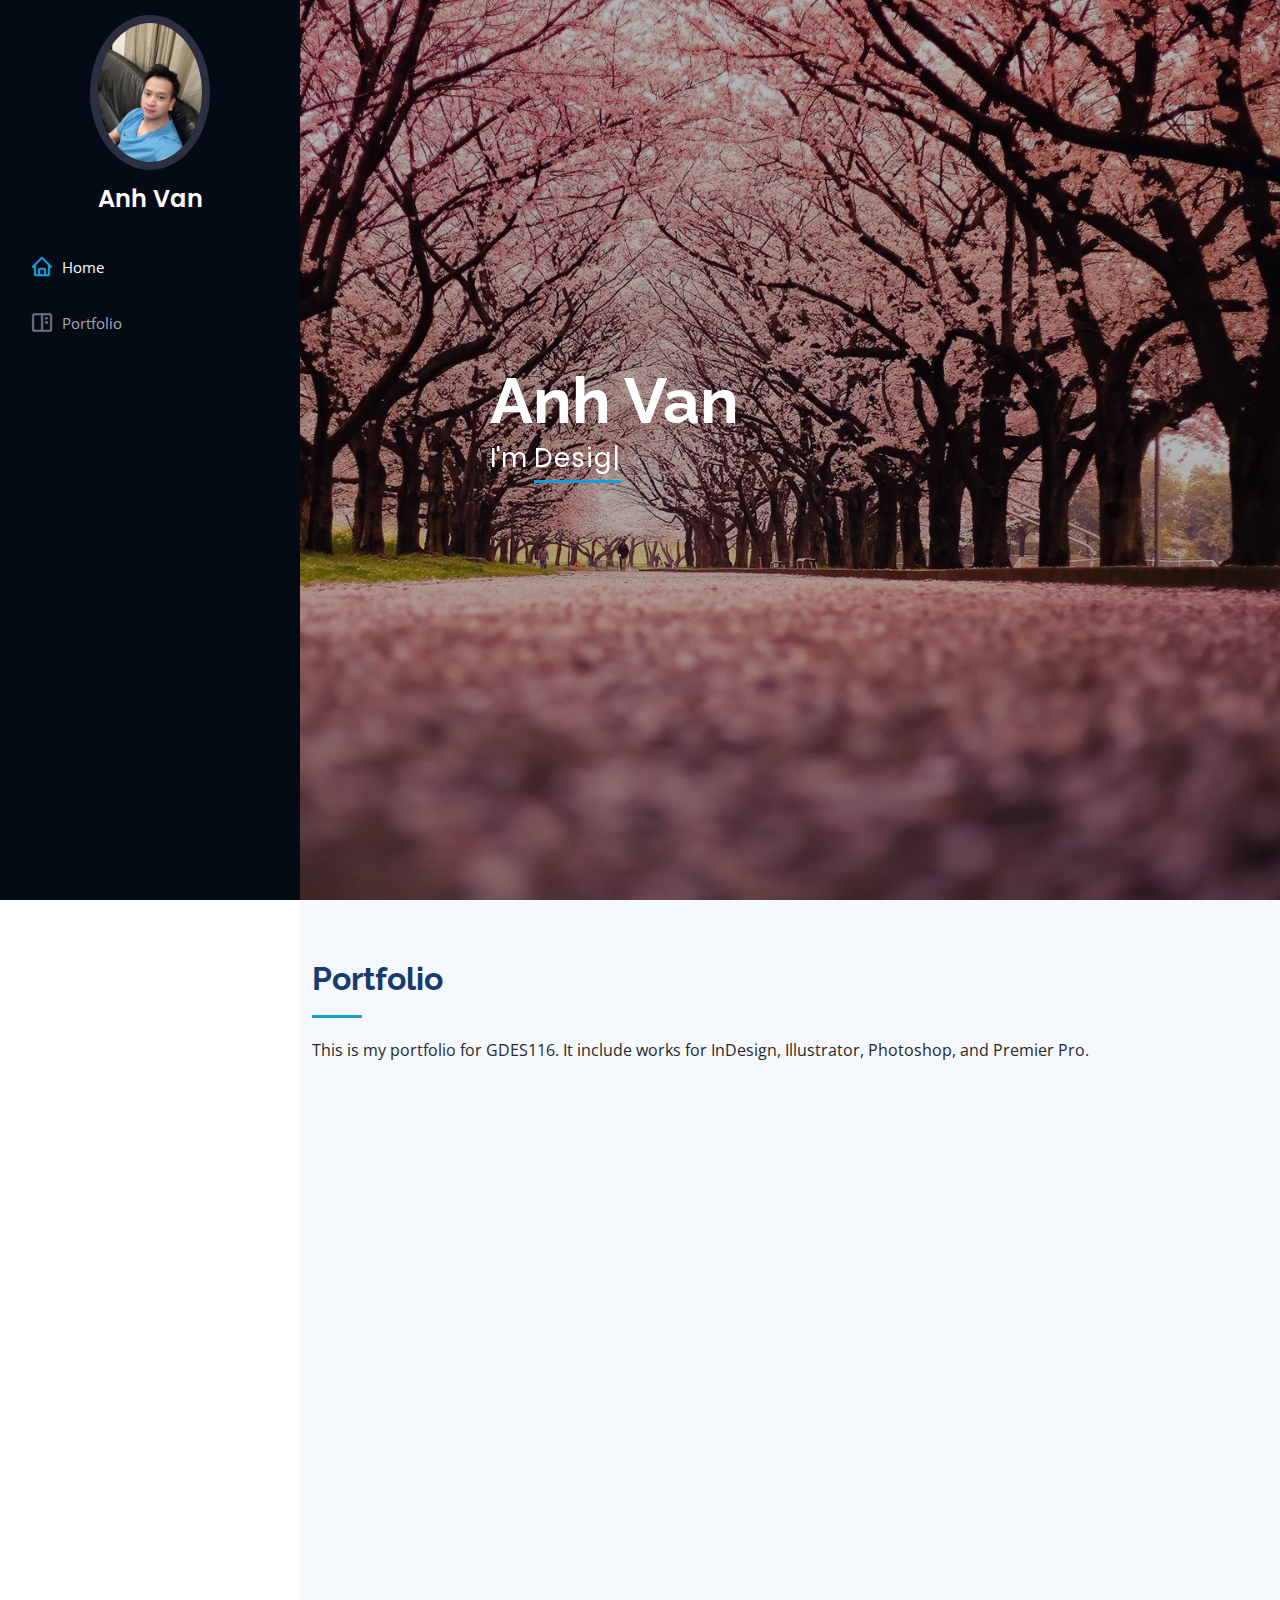
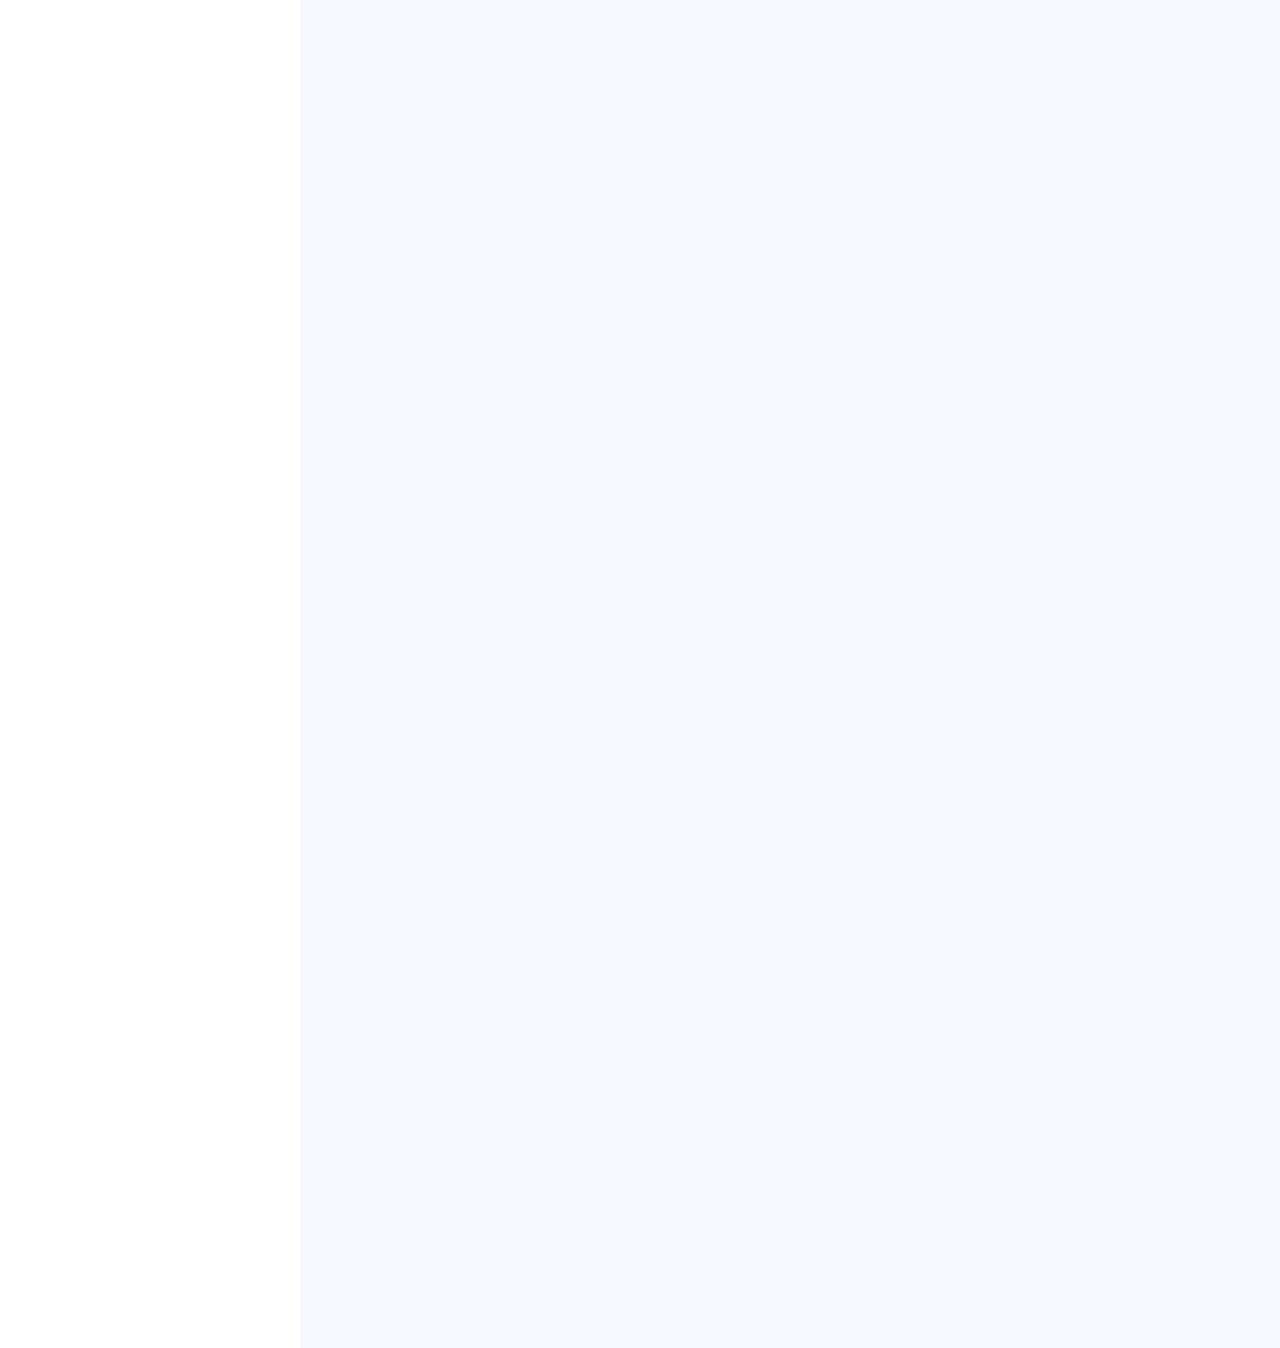
<file: index.html>
<!DOCTYPE html>
<html lang="en">

<head>
  <meta charset="utf-8">
  <meta content="width=device-width, initial-scale=1.0" name="viewport">

  <title>Anh Van Portfolio</title>
  <meta content="" name="description">
  <meta content="" name="keywords">

  <!-- Favicons -->
  <link href="assets/img/favicon.png" rel="icon">
  <link href="assets/img/apple-touch-icon.png" rel="apple-touch-icon">

  <!-- Google Fonts -->
  <link href="https://fonts.googleapis.com/css?family=Open+Sans:300,300i,400,400i,600,600i,700,700i|Raleway:300,300i,400,400i,500,500i,600,600i,700,700i|Poppins:300,300i,400,400i,500,500i,600,600i,700,700i" rel="stylesheet">

  <!-- Vendor CSS Files -->
  <link href="assets/vendor/aos/aos.css" rel="stylesheet">
  <link href="assets/vendor/bootstrap/css/bootstrap.min.css" rel="stylesheet">
  <link href="assets/vendor/bootstrap-icons/bootstrap-icons.css" rel="stylesheet">
  <link href="assets/vendor/boxicons/css/boxicons.min.css" rel="stylesheet">
  <link href="assets/vendor/glightbox/css/glightbox.min.css" rel="stylesheet">
  <link href="assets/vendor/swiper/swiper-bundle.min.css" rel="stylesheet">

  <!-- Template Main CSS File -->
  <link href="assets/css/style.css" rel="stylesheet">

  <!-- =======================================================
  * Template Name: iPortfolio
  * Updated: Mar 10 2023 with Bootstrap v5.2.3
  * Template URL: https://bootstrapmade.com/iportfolio-bootstrap-portfolio-websites-template/
  * Author: BootstrapMade.com
  * License: https://bootstrapmade.com/license/
  ======================================================== -->
</head>

<body>

  <!-- ======= Mobile nav toggle button ======= -->
  <i class="bi bi-list mobile-nav-toggle d-xl-none"></i>

  <!-- ======= Header ======= -->
  <header id="header">
    <div class="d-flex flex-column">

      <div class="profile">
        <img src="assets/img/selfie_1.jpg" alt="" class="img-fluid rounded-circle">
        <h1 class="text-light"><a href="index.html">Anh Van</a></h1>
      </div>

      <nav id="navbar" class="nav-menu navbar">
        <ul>
          <li><a href="#hero" class="nav-link scrollto active"><i class="bx bx-home"></i> <span>Home</span></a></li>
          <li><a href="#portfolio" class="nav-link scrollto"><i class="bx bx-book-content"></i> <span>Portfolio</span></a></li>
        </ul>
      </nav><!-- .nav-menu -->
    </div>
  </header><!-- End Header -->

  <!-- ======= Hero Section ======= -->
  <section id="hero" class="d-flex flex-column justify-content-center align-items-center">
    <div class="hero-container" data-aos="fade-in">
      <h1>Anh Van</h1>
      <p>I'm <span class="typed" data-typed-items="Designer, Developer, Freelancer"></span></p>
    </div>
  </section><!-- End Hero -->

  <main id="main">

    <!-- ======= Portfolio Section ======= -->
    <section id="portfolio" class="portfolio section-bg">
      <div class="container">

        <div class="section-title">
          <h2>Portfolio</h2>
          <p>This is my portfolio for GDES116. It include works for InDesign, Illustrator, Photoshop, and Premier Pro. </p>
        </div>

        <div class="row" data-aos="fade-up">
          <div class="col-lg-12 d-flex justify-content-center">
            <ul id="portfolio-flters">
              <li data-filter="*" class="filter-active">All</li>
              <li data-filter=".filter-InDesign">InDesign</li>
              <li data-filter=".filter-Illustrator">Illustrator</li>
              <li data-filter=".filter-Photoshop">Photoshop</li>
              <li data-filter=".filter-PremierPro">Premier Pro</li>
            </ul>
          </div>
        </div>

        <div class="row portfolio-container" data-aos="fade-up" data-aos-delay="100">
          <div class="col-lg-4 col-md-6 portfolio-item filter-PremierPro">
            <div class="portfolio-wrap">
              <div style="padding:75% 0 0 0;position:relative;">
                <img class="img-fluid"> 
                  <iframe src="https://player.vimeo.com/video/824354247?h=f921571b80&amp;badge=0&amp;autopause=0&amp;player_id=0&amp;app_id=58479" frameborder="0" allow="autoplay; fullscreen; picture-in-picture" allowfullscreen style="position:absolute;top:0;left:0;width:100%;height:100%;" title="avan_gdes116_premierpro">
                  </iframe>
              </img>
              <div class="portfolio-links">
                <a href="lake.html" title="GDES116 Permier Pro Project"><i class="bx bx-link"></i></a>
              </div>
            </div>
          </div>
        </div>

        <div class="col-lg-4 col-md-6 portfolio-item filter-Illustrator">
          <div class="portfolio-wrap">
            <img src="assets/img/portfolio/Type_Anh_Van.jpg" class="img-fluid" alt="">
            <div class="portfolio-links">
              <a href="assets/img/portfolio/Type_Anh_Van.jpg" data-gallery="portfolioGallery" class="portfolio-lightbox" title="Type Project"><i class="bx bx-plus"></i></a>
              <a href="type.html" title="Type Project"><i class="bx bx-link"></i></a>
            </div>
          </div>
        </div>

        <div class="col-lg-4 col-md-6 portfolio-item filter-InDesign">
          <div class="portfolio-wrap">
            <img src="assets/img/portfolio/Anh_Van_Selfiediptych-1.jpg" class="img-fluid" alt="">
            <div class="portfolio-links">
              <a href="assets/img/portfolio/Anh_Van_Selfiediptych-1.jpg" data-gallery="portfolioGallery" class="portfolio-lightbox" title="Selfie Project"><i class="bx bx-plus"></i></a>
              <a href="selfie.html" title="More Details"><i class="bx bx-link"></i></a>
            </div>
          </div>
        </div>

        <div class="col-lg-4 col-md-6 portfolio-item filter-Photoshop">
          <div class="portfolio-wrap">
            <img src="assets/img/portfolio/Anh_Van_Inspo_Collage.jpg" class="img-fluid" alt="">
            <div class="portfolio-links">
              <a href="assets/img/portfolio/Anh_Van_Inspo_Collage.jpg" data-gallery="portfolioGallery" class="portfolio-lightbox" title="Collage Project"><i class="bx bx-plus"></i></a>
              <a href="collage.html" title="Collage Project"><i class="bx bx-link"></i></a>
            </div>
          </div>
        </div>

        <div class="col-lg-4 col-md-6 portfolio-item filter-Illustrator">
          <div class="portfolio-wrap">
            <img src="assets/img/portfolio/band_logo_all.png" class="img-fluid" alt="">
            <div class="portfolio-links">
              <a href="assets/img/portfolio/band_logo_all.png" data-gallery="portfolioGallery" class="portfolio-lightbox" title="Bank Logo Project"><i class="bx bx-plus"></i></a>
              <a href="band_logo.html" title="Band Logo Project"><i class="bx bx-link"></i></a>
            </div>
          </div>
        </div>

        <div class="col-lg-4 col-md-6 portfolio-item filter-InDesign">
          <div class="portfolio-wrap">
            <img src="assets/img/portfolio/fanzine.jpg" class="img-fluid" alt="">
            <div class="portfolio-links">
              <a href="assets/img/portfolio/fanzine.jpg" data-gallery="portfolioGallery" class="portfolio-lightbox" title="Fanzine Project"><i class="bx bx-plus"></i></a>
              <a href="fanzine.html" title="Fanzine Project"><i class="bx bx-link"></i></a>
            </div>
          </div>
        </div>

        <div class="col-lg-4 col-md-6 portfolio-item filter-InDesign">
          <div class="portfolio-wrap">
            <img src="assets/img/portfolio/sport-logo.jpg" class="img-fluid" alt="">
            <div class="portfolio-links">
              <a href="assets/img/portfolio/sport-logo.jpg" data-gallery="portfolioGallery" class="portfolio-lightbox" title="Sport Logo Project"><i class="bx bx-plus"></i></a>
              <a href="sport-logo.html" title="Sport Logo Project"><i class="bx bx-link"></i></a>
            </div>
          </div>
        </div>

      </div>
    </section><!-- End Portfolio Section -->


          </div>
          <div class="swiper-pagination"></div>
        </div>

      </div>
    </section><!-- End Testimonials Section -->

  </main><!-- End #main -->

  <a href="#" class="back-to-top d-flex align-items-center justify-content-center"><i class="bi bi-arrow-up-short"></i></a>

  <!-- Vendor JS Files -->
  <script src="assets/vendor/purecounter/purecounter_vanilla.js"></script>
  <script src="assets/vendor/aos/aos.js"></script>
  <script src="assets/vendor/bootstrap/js/bootstrap.bundle.min.js"></script>
  <script src="assets/vendor/glightbox/js/glightbox.min.js"></script>
  <script src="assets/vendor/isotope-layout/isotope.pkgd.min.js"></script>
  <script src="assets/vendor/swiper/swiper-bundle.min.js"></script>
  <script src="assets/vendor/typed.js/typed.min.js"></script>
  <script src="assets/vendor/waypoints/noframework.waypoints.js"></script>
  <script src="assets/vendor/php-email-form/validate.js"></script>

  <!-- Template Main JS File -->
  <script src="assets/js/main.js"></script>

</body>

</html>
</file>
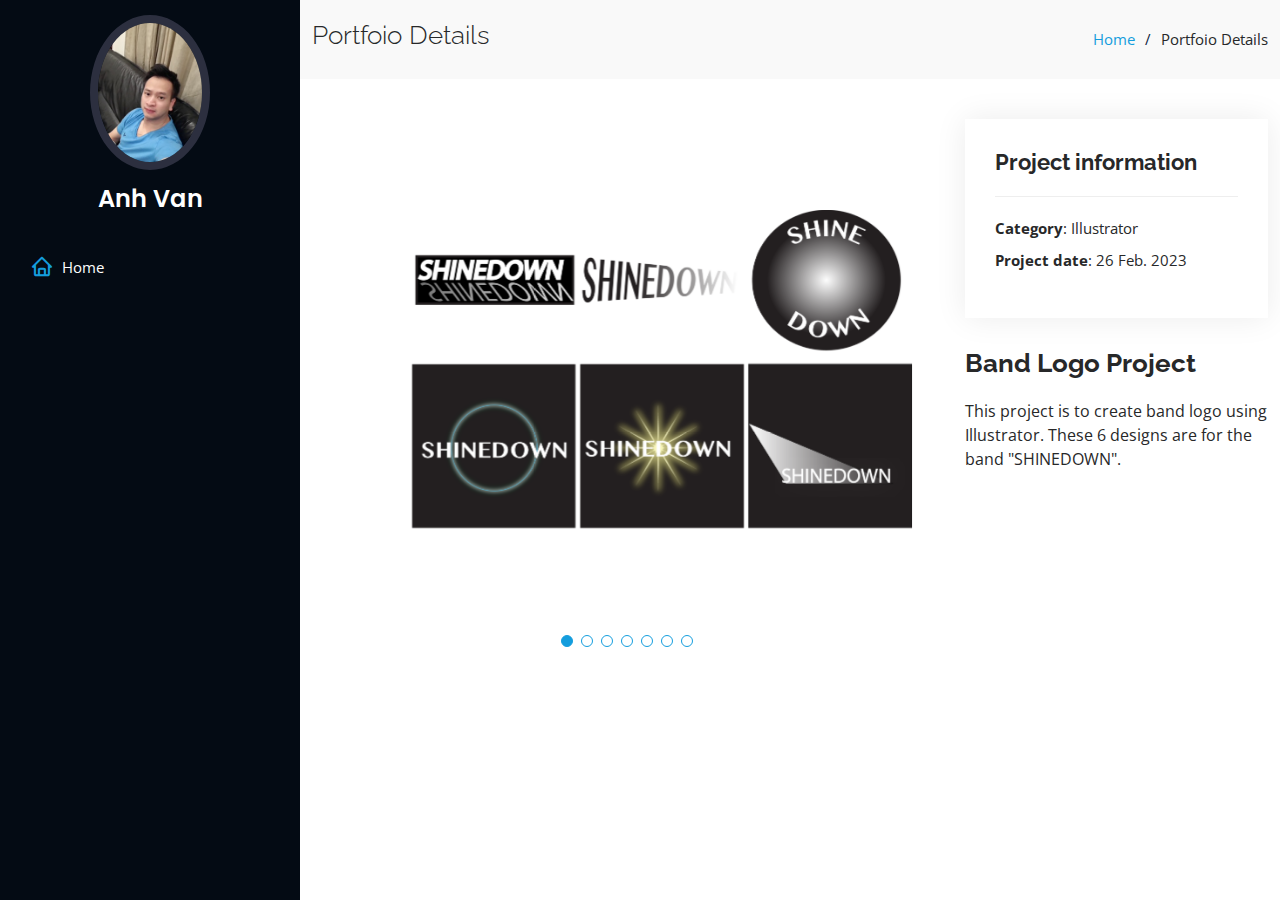
<file: band_logo.html>
<!DOCTYPE html>
<html lang="en">

<head>
  <meta charset="utf-8">
  <meta content="width=device-width, initial-scale=1.0" name="viewport">

  <title>Anh Van Portfolio</title>
  <meta content="" name="description">
  <meta content="" name="keywords">

  <!-- Favicons -->
  <link href="assets/img/favicon.png" rel="icon">
  <link href="assets/img/apple-touch-icon.png" rel="apple-touch-icon">

  <!-- Google Fonts -->
  <link href="https://fonts.googleapis.com/css?family=Open+Sans:300,300i,400,400i,600,600i,700,700i|Raleway:300,300i,400,400i,500,500i,600,600i,700,700i|Poppins:300,300i,400,400i,500,500i,600,600i,700,700i" rel="stylesheet">

  <!-- Vendor CSS Files -->
  <link href="assets/vendor/aos/aos.css" rel="stylesheet">
  <link href="assets/vendor/bootstrap/css/bootstrap.min.css" rel="stylesheet">
  <link href="assets/vendor/bootstrap-icons/bootstrap-icons.css" rel="stylesheet">
  <link href="assets/vendor/boxicons/css/boxicons.min.css" rel="stylesheet">
  <link href="assets/vendor/glightbox/css/glightbox.min.css" rel="stylesheet">
  <link href="assets/vendor/swiper/swiper-bundle.min.css" rel="stylesheet">

  <!-- Template Main CSS File -->
  <link href="assets/css/style.css" rel="stylesheet">

  <!-- =======================================================
  * Template Name: iPortfolio
  * Updated: Mar 10 2023 with Bootstrap v5.2.3
  * Template URL: https://bootstrapmade.com/iportfolio-bootstrap-portfolio-websites-template/
  * Author: BootstrapMade.com
  * License: https://bootstrapmade.com/license/
  ======================================================== -->
</head>

<body>

  <!-- ======= Mobile nav toggle button ======= -->
  <i class="bi bi-list mobile-nav-toggle d-xl-none"></i>

  <!-- ======= Header ======= -->
  <header id="header">
    <div class="d-flex flex-column">

      <div class="profile">
        <img src="assets/img/selfie_1.jpg" alt="" class="img-fluid rounded-circle">
        <h1 class="text-light"><a href="index.html">Anh Van</a></h1>
      </div>

      <nav id="navbar" class="nav-menu navbar">
        <ul>
          <li><a href="index.html" class="nav-link scrollto active"><i class="bx bx-home"></i> <span>Home</span></a></li>
        </ul>
      </nav><!-- .nav-menu -->
    </div>
  </header><!-- End Header -->

  <main id="main">

    <!-- ======= Breadcrumbs ======= -->
    <section id="breadcrumbs" class="breadcrumbs">
      <div class="container">

        <div class="d-flex justify-content-between align-items-center">
          <h2>Portfoio Details</h2>
          <ol>
            <li><a href="index.html">Home</a></li>
            <li>Portfoio Details</li>
          </ol>
        </div>

      </div>
    </section><!-- End Breadcrumbs -->

    <!-- ======= Portfolio Details Section ======= -->
    <section id="portfolio-details" class="portfolio-details">
      <div class="container">

        <div class="row gy-4">

          <div class="col-lg-8">
            <div class="portfolio-details-slider swiper">
              <div class="swiper-wrapper align-items-center">


                <div class="swiper-slide">
                  <img src="assets/img/portfolio/band_logo_all.png" class="portfolio-info-image"  alt="">
                </div>
                <div class="swiper-slide">
                  <img src="assets/img/portfolio/band_logo1.png" class="portfolio-info-image"  alt="">
                </div>
                <div class="swiper-slide">
                  <img src="assets/img/portfolio/band_logo2.png" class="portfolio-info-image"  alt="">
                </div>
                <div class="swiper-slide">
                  <img src="assets/img/portfolio/band_logo3.png" class="portfolio-info-image"  alt="">
                </div>
                <div class="swiper-slide">
                  <img src="assets/img/portfolio/band_logo4.png" class="portfolio-info-image"  alt="">
                </div>
                <div class="swiper-slide">
                  <img src="assets/img/portfolio/band_logo5.png" class="portfolio-info-image"  alt="">
                </div>
                <div class="swiper-slide">
                  <img src="assets/img/portfolio/band_logo6.png" class="portfolio-info-image"  alt="">
                </div>                                                               

              </div>
              <div class="swiper-pagination"></div>
            </div>
          </div>

          <div class="col-lg-4">
            <div class="portfolio-info">
              <h3>Project information</h3>
              <ul>
                <li><strong>Category</strong>: Illustrator</li>
                <li><strong>Project date</strong>: 26 Feb. 2023</li>
              </ul>
            </div>
            <div class="portfolio-description">
              <h2>Band Logo Project </h2>
              <p>
                This project is to create band logo using Illustrator. These 6 designs are for the band "SHINEDOWN". 
              </p>
            </div>
          </div>

        </div>

      </div>
    </section><!-- End Portfolio Details Section -->

  </main><!-- End #main -->

  <a href="#" class="back-to-top d-flex align-items-center justify-content-center"><i class="bi bi-arrow-up-short"></i></a>

  <!-- Vendor JS Files -->
  <script src="assets/vendor/purecounter/purecounter_vanilla.js"></script>
  <script src="assets/vendor/aos/aos.js"></script>
  <script src="assets/vendor/bootstrap/js/bootstrap.bundle.min.js"></script>
  <script src="assets/vendor/glightbox/js/glightbox.min.js"></script>
  <script src="assets/vendor/isotope-layout/isotope.pkgd.min.js"></script>
  <script src="assets/vendor/swiper/swiper-bundle.min.js"></script>
  <script src="assets/vendor/typed.js/typed.min.js"></script>
  <script src="assets/vendor/waypoints/noframework.waypoints.js"></script>
  <script src="assets/vendor/php-email-form/validate.js"></script>

  <!-- Template Main JS File -->
  <script src="assets/js/main.js"></script>

</body>

</html>
</file>
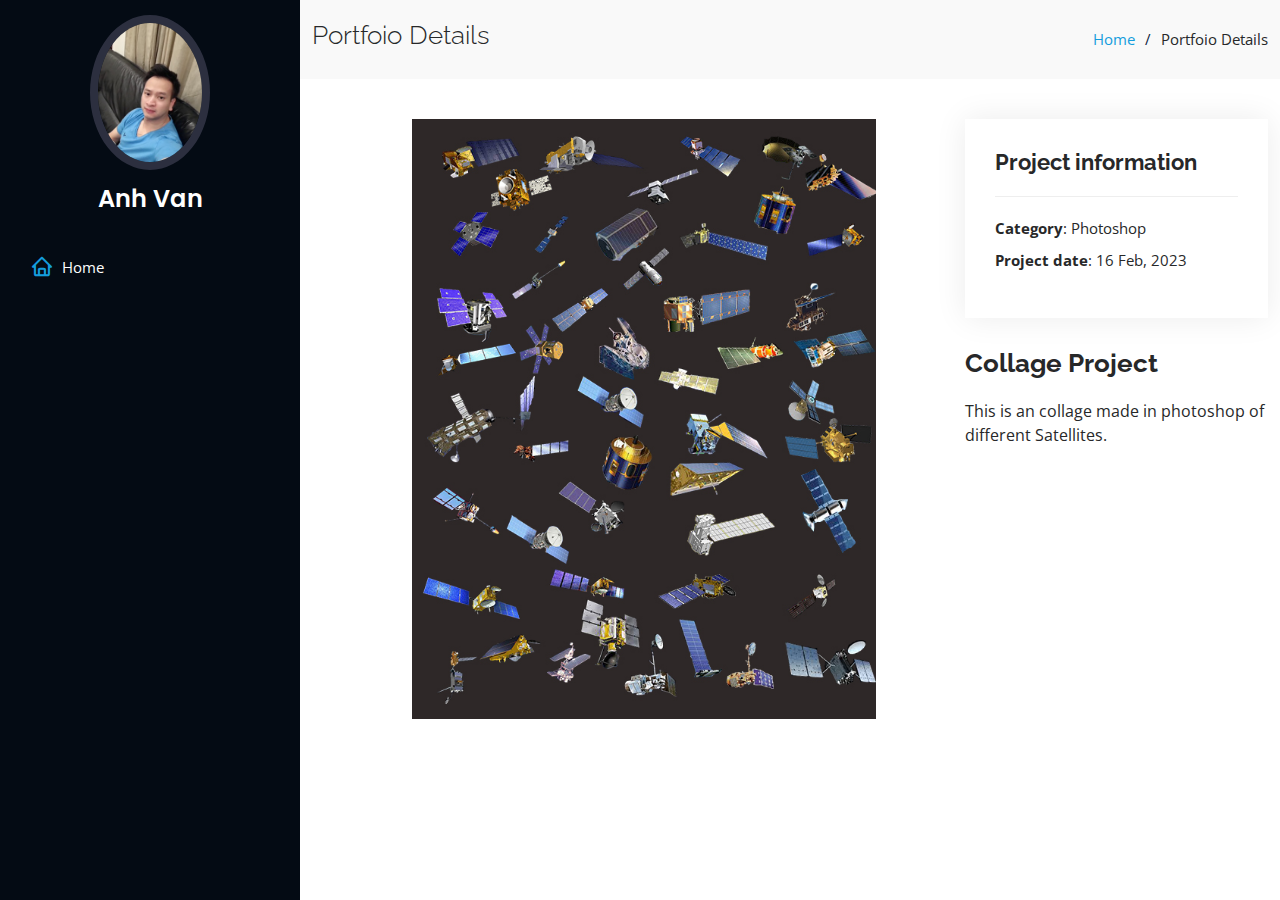
<file: collage.html>
<!DOCTYPE html>
<html lang="en">

<head>
  <meta charset="utf-8">
  <meta content="width=device-width, initial-scale=1.0" name="viewport">

  <title>Anh Van Portfolio</title>
  <meta content="" name="description">
  <meta content="" name="keywords">

  <!-- Favicons -->
  <link href="assets/img/favicon.png" rel="icon">
  <link href="assets/img/apple-touch-icon.png" rel="apple-touch-icon">

  <!-- Google Fonts -->
  <link href="https://fonts.googleapis.com/css?family=Open+Sans:300,300i,400,400i,600,600i,700,700i|Raleway:300,300i,400,400i,500,500i,600,600i,700,700i|Poppins:300,300i,400,400i,500,500i,600,600i,700,700i" rel="stylesheet">

  <!-- Vendor CSS Files -->
  <link href="assets/vendor/aos/aos.css" rel="stylesheet">
  <link href="assets/vendor/bootstrap/css/bootstrap.min.css" rel="stylesheet">
  <link href="assets/vendor/bootstrap-icons/bootstrap-icons.css" rel="stylesheet">
  <link href="assets/vendor/boxicons/css/boxicons.min.css" rel="stylesheet">
  <link href="assets/vendor/glightbox/css/glightbox.min.css" rel="stylesheet">
  <link href="assets/vendor/swiper/swiper-bundle.min.css" rel="stylesheet">

  <!-- Template Main CSS File -->
  <link href="assets/css/style.css" rel="stylesheet">

  <!-- =======================================================
  * Template Name: iPortfolio
  * Updated: Mar 10 2023 with Bootstrap v5.2.3
  * Template URL: https://bootstrapmade.com/iportfolio-bootstrap-portfolio-websites-template/
  * Author: BootstrapMade.com
  * License: https://bootstrapmade.com/license/
  ======================================================== -->
</head>

<body>

  <!-- ======= Mobile nav toggle button ======= -->
  <i class="bi bi-list mobile-nav-toggle d-xl-none"></i>

  <!-- ======= Header ======= -->
  <header id="header">
    <div class="d-flex flex-column">

      <div class="profile">
        <img src="assets/img/selfie_1.jpg" alt="" class="img-fluid rounded-circle">
        <h1 class="text-light"><a href="index.html">Anh Van</a></h1>
      </div>

      <nav id="navbar" class="nav-menu navbar">
        <ul>
          <li><a href="index.html" class="nav-link scrollto active"><i class="bx bx-home"></i> <span>Home</span></a></li>
        </ul>
      </nav><!-- .nav-menu -->
    </div>
  </header><!-- End Header -->

  <main id="main">

    <!-- ======= Breadcrumbs ======= -->
    <section id="breadcrumbs" class="breadcrumbs">
      <div class="container">

        <div class="d-flex justify-content-between align-items-center">
          <h2>Portfoio Details</h2>
          <ol>
            <li><a href="index.html">Home</a></li>
            <li>Portfoio Details</li>
          </ol>
        </div>

      </div>
    </section><!-- End Breadcrumbs -->

    <!-- ======= Portfolio Details Section ======= -->
    <section id="portfolio-details" class="portfolio-details">
      <div class="container">

        <div class="row gy-4">

          <div class="col-lg-8">
              <img src="assets/img/portfolio/Anh_Van_Inspo_Collage.jpg" class="portfolio-info-image" alt="">
          </div>

          <div class="col-lg-4">
            <div class="portfolio-info">
              <h3>Project information</h3>
              <ul>
                <li><strong>Category</strong>: Photoshop</li>
                <li><strong>Project date</strong>: 16 Feb, 2023</li>
              </ul>
            </div>
            <div class="portfolio-description">
              <h2>Collage Project </h2>
              <p>
                 This is an collage made in photoshop of different Satellites. 
              </p>
            </div>
          </div>

        </div>

      </div>
    </section><!-- End Portfolio Details Section -->

  </main><!-- End #main -->

  <a href="#" class="back-to-top d-flex align-items-center justify-content-center"><i class="bi bi-arrow-up-short"></i></a>

  <!-- Vendor JS Files -->
  <script src="assets/vendor/purecounter/purecounter_vanilla.js"></script>
  <script src="assets/vendor/aos/aos.js"></script>
  <script src="assets/vendor/bootstrap/js/bootstrap.bundle.min.js"></script>
  <script src="assets/vendor/glightbox/js/glightbox.min.js"></script>
  <script src="assets/vendor/isotope-layout/isotope.pkgd.min.js"></script>
  <script src="assets/vendor/swiper/swiper-bundle.min.js"></script>
  <script src="assets/vendor/typed.js/typed.min.js"></script>
  <script src="assets/vendor/waypoints/noframework.waypoints.js"></script>
  <script src="assets/vendor/php-email-form/validate.js"></script>

  <!-- Template Main JS File -->
  <script src="assets/js/main.js"></script>

</body>

</html>
</file>
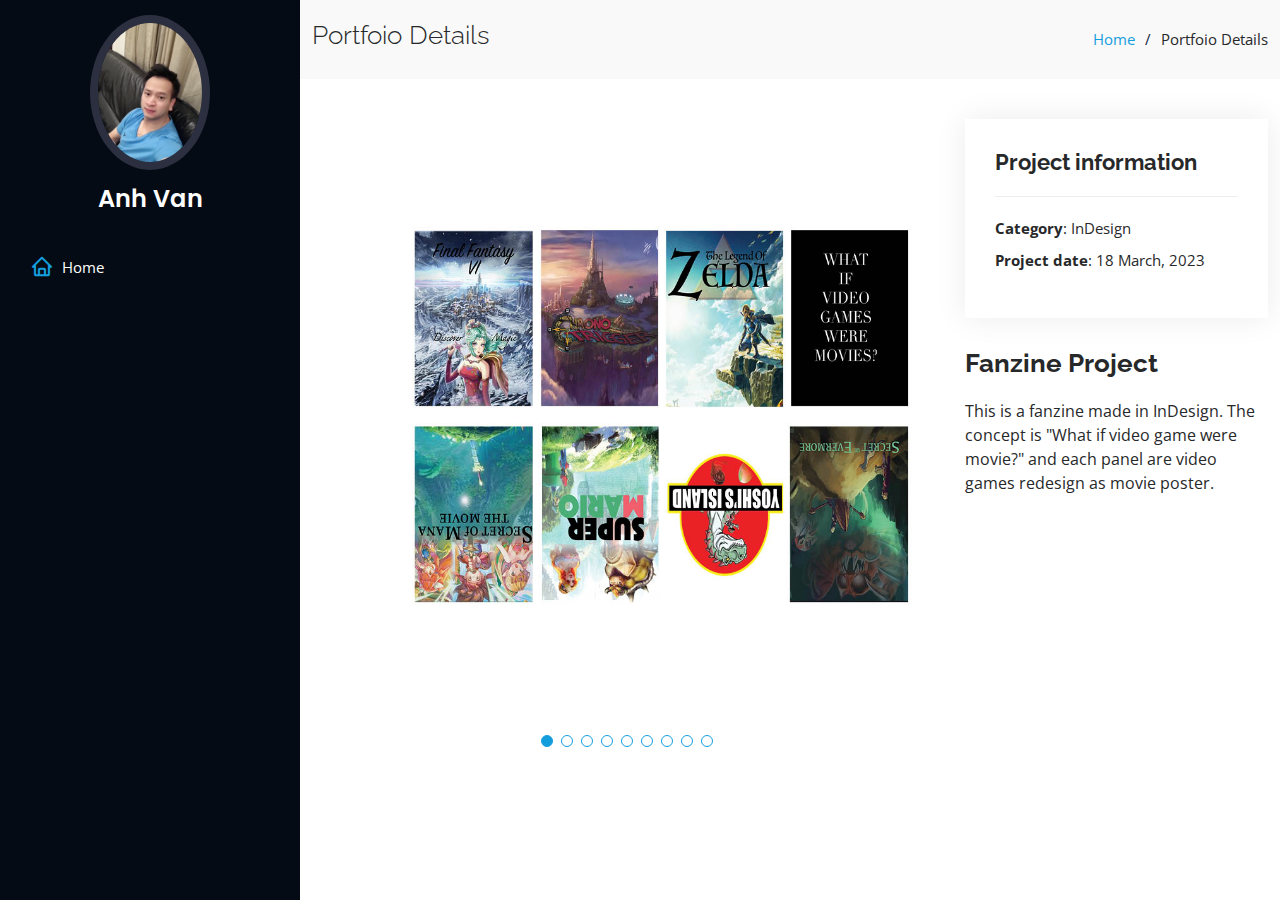
<file: fanzine.html>
<!DOCTYPE html>
<html lang="en">

<head>
  <meta charset="utf-8">
  <meta content="width=device-width, initial-scale=1.0" name="viewport">

  <title>Anh Van Portfolio</title>
  <meta content="" name="description">
  <meta content="" name="keywords">

  <!-- Favicons -->
  <link href="assets/img/favicon.png" rel="icon">
  <link href="assets/img/apple-touch-icon.png" rel="apple-touch-icon">

  <!-- Google Fonts -->
  <link href="https://fonts.googleapis.com/css?family=Open+Sans:300,300i,400,400i,600,600i,700,700i|Raleway:300,300i,400,400i,500,500i,600,600i,700,700i|Poppins:300,300i,400,400i,500,500i,600,600i,700,700i" rel="stylesheet">

  <!-- Vendor CSS Files -->
  <link href="assets/vendor/aos/aos.css" rel="stylesheet">
  <link href="assets/vendor/bootstrap/css/bootstrap.min.css" rel="stylesheet">
  <link href="assets/vendor/bootstrap-icons/bootstrap-icons.css" rel="stylesheet">
  <link href="assets/vendor/boxicons/css/boxicons.min.css" rel="stylesheet">
  <link href="assets/vendor/glightbox/css/glightbox.min.css" rel="stylesheet">
  <link href="assets/vendor/swiper/swiper-bundle.min.css" rel="stylesheet">

  <!-- Template Main CSS File -->
  <link href="assets/css/style.css" rel="stylesheet">

  <!-- =======================================================
  * Template Name: iPortfolio
  * Updated: Mar 10 2023 with Bootstrap v5.2.3
  * Template URL: https://bootstrapmade.com/iportfolio-bootstrap-portfolio-websites-template/
  * Author: BootstrapMade.com
  * License: https://bootstrapmade.com/license/
  ======================================================== -->
</head>

<body>

  <!-- ======= Mobile nav toggle button ======= -->
  <i class="bi bi-list mobile-nav-toggle d-xl-none"></i>

  <!-- ======= Header ======= -->
  <header id="header">
    <div class="d-flex flex-column">

      <div class="profile">
        <img src="assets/img/selfie_1.jpg" alt="" class="img-fluid rounded-circle">
        <h1 class="text-light"><a href="index.html">Anh Van</a></h1>
      </div>

      <nav id="navbar" class="nav-menu navbar">
        <ul>
          <li><a href="index.html" class="nav-link scrollto active"><i class="bx bx-home"></i> <span>Home</span></a></li>
        </ul>
      </nav><!-- .nav-menu -->
    </div>
  </header><!-- End Header -->

  <main id="main">

    <!-- ======= Breadcrumbs ======= -->
    <section id="breadcrumbs" class="breadcrumbs">
      <div class="container">

        <div class="d-flex justify-content-between align-items-center">
          <h2>Portfoio Details</h2>
          <ol>
            <li><a href="index.html">Home</a></li>
            <li>Portfoio Details</li>
          </ol>
        </div>

      </div>
    </section><!-- End Breadcrumbs -->

    <!-- ======= Portfolio Details Section ======= -->
    <section id="portfolio-details" class="portfolio-details">
      <div class="container">

        <div class="row gy-4">

          <div class="col-lg-8">
            <div class="portfolio-details-slider swiper">
              <div class="swiper-wrapper align-items-center">

                <div class="swiper-slide">
                  <img src="assets/img/portfolio/fanzine.jpg" class="portfolio-info-image"  alt="">
                </div>
                <div class="swiper-slide">
                  <img src="assets/img/portfolio/fanzine0.png" class="portfolio-info-image"  alt="">
                </div>
                <div class="swiper-slide">
                  <img src="assets/img/portfolio/fanzine1.png" class="portfolio-info-image"  alt="">
                </div>
                <div class="swiper-slide">
                  <img src="assets/img/portfolio/fanzine2.png" class="portfolio-info-image"  alt="">
                </div>
                <div class="swiper-slide">
                  <img src="assets/img/portfolio/fanzine3.png" class="portfolio-info-image"  alt="">
                </div>
                <div class="swiper-slide">
                  <img src="assets/img/portfolio/fanzine4.png" class="portfolio-info-image"  alt="">
                </div>
                <div class="swiper-slide">
                  <img src="assets/img/portfolio/fanzine5.png" class="portfolio-info-image"  alt="">
                </div>
                <div class="swiper-slide">
                  <img src="assets/img/portfolio/fanzine6.png" class="portfolio-info-image"  alt="">
                </div>
                <div class="swiper-slide">
                  <img src="assets/img/portfolio/fanzine7.png" class="portfolio-info-image"  alt="">
                </div>

              </div>
              <div class="swiper-pagination"></div>
            </div>
          </div>

          <div class="col-lg-4">
            <div class="portfolio-info">
              <h3>Project information</h3>
              <ul>
                <li><strong>Category</strong>: InDesign </li>
                <li><strong>Project date</strong>: 18 March, 2023</li>
              </ul>
            </div>
            <div class="portfolio-description">
              <h2>Fanzine Project</h2>
              <p>
                This is a fanzine made in InDesign. The concept is "What if video game were movie?" and each panel are video games redesign as movie poster. 
              </p>
            </div>
          </div>

        </div>

      </div>
    </section><!-- End Portfolio Details Section -->

  </main><!-- End #main -->

  <a href="#" class="back-to-top d-flex align-items-center justify-content-center"><i class="bi bi-arrow-up-short"></i></a>

  <!-- Vendor JS Files -->
  <script src="assets/vendor/purecounter/purecounter_vanilla.js"></script>
  <script src="assets/vendor/aos/aos.js"></script>
  <script src="assets/vendor/bootstrap/js/bootstrap.bundle.min.js"></script>
  <script src="assets/vendor/glightbox/js/glightbox.min.js"></script>
  <script src="assets/vendor/isotope-layout/isotope.pkgd.min.js"></script>
  <script src="assets/vendor/swiper/swiper-bundle.min.js"></script>
  <script src="assets/vendor/typed.js/typed.min.js"></script>
  <script src="assets/vendor/waypoints/noframework.waypoints.js"></script>
  <script src="assets/vendor/php-email-form/validate.js"></script>

  <!-- Template Main JS File -->
  <script src="assets/js/main.js"></script>

</body>

</html>
</file>
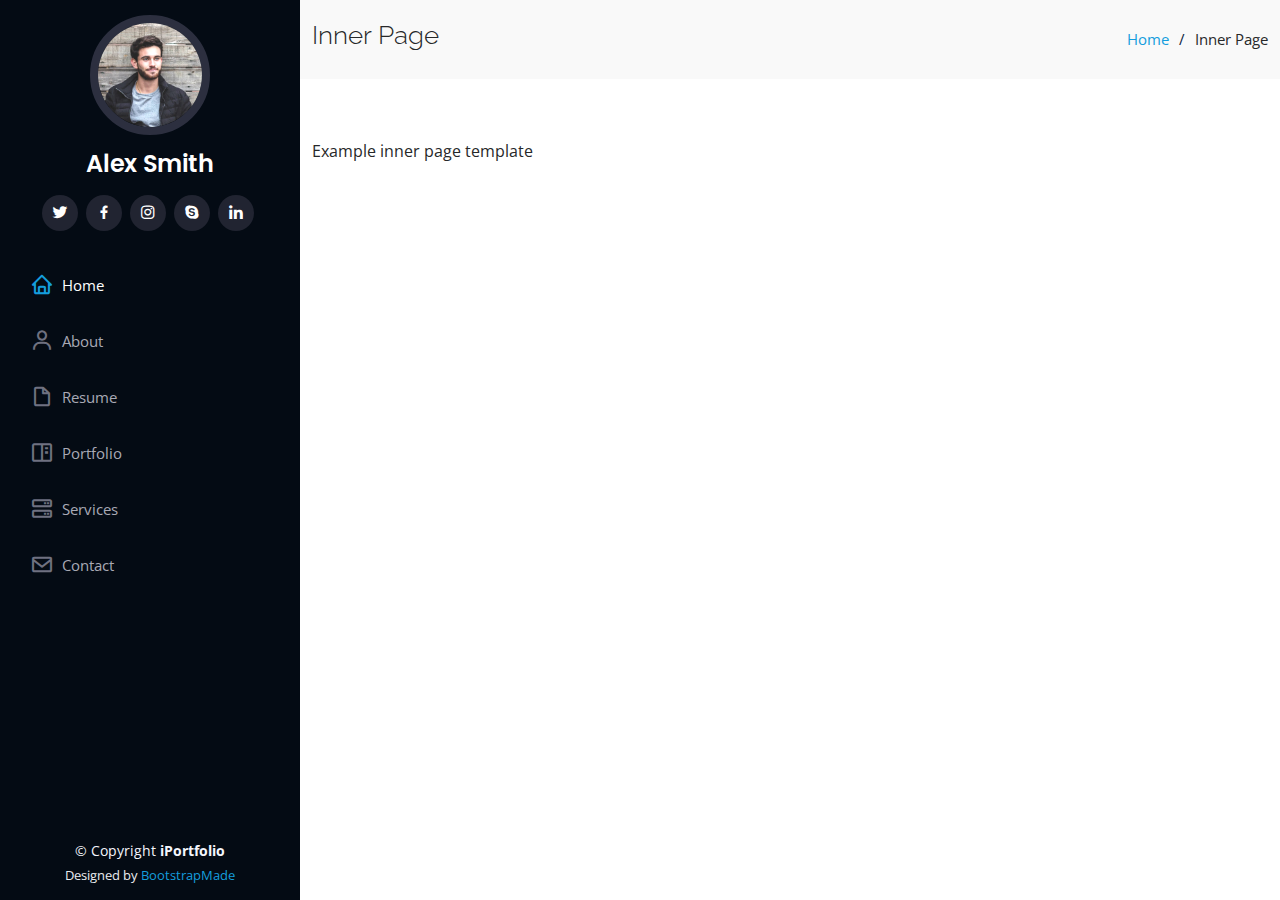
<file: inner-page.html>
<!DOCTYPE html>
<html lang="en">

<head>
  <meta charset="utf-8">
  <meta content="width=device-width, initial-scale=1.0" name="viewport">

  <title>Inner Page - iPortfolio Bootstrap Template</title>
  <meta content="" name="description">
  <meta content="" name="keywords">

  <!-- Favicons -->
  <link href="assets/img/favicon.png" rel="icon">
  <link href="assets/img/apple-touch-icon.png" rel="apple-touch-icon">

  <!-- Google Fonts -->
  <link href="https://fonts.googleapis.com/css?family=Open+Sans:300,300i,400,400i,600,600i,700,700i|Raleway:300,300i,400,400i,500,500i,600,600i,700,700i|Poppins:300,300i,400,400i,500,500i,600,600i,700,700i" rel="stylesheet">

  <!-- Vendor CSS Files -->
  <link href="assets/vendor/aos/aos.css" rel="stylesheet">
  <link href="assets/vendor/bootstrap/css/bootstrap.min.css" rel="stylesheet">
  <link href="assets/vendor/bootstrap-icons/bootstrap-icons.css" rel="stylesheet">
  <link href="assets/vendor/boxicons/css/boxicons.min.css" rel="stylesheet">
  <link href="assets/vendor/glightbox/css/glightbox.min.css" rel="stylesheet">
  <link href="assets/vendor/swiper/swiper-bundle.min.css" rel="stylesheet">

  <!-- Template Main CSS File -->
  <link href="assets/css/style.css" rel="stylesheet">

  <!-- =======================================================
  * Template Name: iPortfolio
  * Updated: Mar 10 2023 with Bootstrap v5.2.3
  * Template URL: https://bootstrapmade.com/iportfolio-bootstrap-portfolio-websites-template/
  * Author: BootstrapMade.com
  * License: https://bootstrapmade.com/license/
  ======================================================== -->
</head>

<body>

  <!-- ======= Mobile nav toggle button ======= -->
  <i class="bi bi-list mobile-nav-toggle d-xl-none"></i>

  <!-- ======= Header ======= -->
  <header id="header">
    <div class="d-flex flex-column">

      <div class="profile">
        <img src="assets/img/profile-img.jpg" alt="" class="img-fluid rounded-circle">
        <h1 class="text-light"><a href="index.html">Alex Smith</a></h1>
        <div class="social-links mt-3 text-center">
          <a href="#" class="twitter"><i class="bx bxl-twitter"></i></a>
          <a href="#" class="facebook"><i class="bx bxl-facebook"></i></a>
          <a href="#" class="instagram"><i class="bx bxl-instagram"></i></a>
          <a href="#" class="google-plus"><i class="bx bxl-skype"></i></a>
          <a href="#" class="linkedin"><i class="bx bxl-linkedin"></i></a>
        </div>
      </div>

      <nav id="navbar" class="nav-menu navbar">
        <ul>
          <li><a href="#hero" class="nav-link scrollto active"><i class="bx bx-home"></i> <span>Home</span></a></li>
          <li><a href="#about" class="nav-link scrollto"><i class="bx bx-user"></i> <span>About</span></a></li>
          <li><a href="#resume" class="nav-link scrollto"><i class="bx bx-file-blank"></i> <span>Resume</span></a></li>
          <li><a href="#portfolio" class="nav-link scrollto"><i class="bx bx-book-content"></i> <span>Portfolio</span></a></li>
          <li><a href="#services" class="nav-link scrollto"><i class="bx bx-server"></i> <span>Services</span></a></li>
          <li><a href="#contact" class="nav-link scrollto"><i class="bx bx-envelope"></i> <span>Contact</span></a></li>
        </ul>
      </nav><!-- .nav-menu -->
    </div>
  </header><!-- End Header -->

  <main id="main">

    <!-- ======= Breadcrumbs ======= -->
    <section class="breadcrumbs">
      <div class="container">

        <div class="d-flex justify-content-between align-items-center">
          <h2>Inner Page</h2>
          <ol>
            <li><a href="index.html">Home</a></li>
            <li>Inner Page</li>
          </ol>
        </div>

      </div>
    </section><!-- End Breadcrumbs -->

    <section class="inner-page">
      <div class="container">
        <p>
          Example inner page template
        </p>
      </div>
    </section>

  </main><!-- End #main -->

  <!-- ======= Footer ======= -->
  <footer id="footer">
    <div class="container">
      <div class="copyright">
        &copy; Copyright <strong><span>iPortfolio</span></strong>
      </div>
      <div class="credits">
        <!-- All the links in the footer should remain intact. -->
        <!-- You can delete the links only if you purchased the pro version. -->
        <!-- Licensing information: https://bootstrapmade.com/license/ -->
        <!-- Purchase the pro version with working PHP/AJAX contact form: https://bootstrapmade.com/iportfolio-bootstrap-portfolio-websites-template/ -->
        Designed by <a href="https://bootstrapmade.com/">BootstrapMade</a>
      </div>
    </div>
  </footer><!-- End  Footer -->

  <a href="#" class="back-to-top d-flex align-items-center justify-content-center"><i class="bi bi-arrow-up-short"></i></a>

  <!-- Vendor JS Files -->
  <script src="assets/vendor/purecounter/purecounter_vanilla.js"></script>
  <script src="assets/vendor/aos/aos.js"></script>
  <script src="assets/vendor/bootstrap/js/bootstrap.bundle.min.js"></script>
  <script src="assets/vendor/glightbox/js/glightbox.min.js"></script>
  <script src="assets/vendor/isotope-layout/isotope.pkgd.min.js"></script>
  <script src="assets/vendor/swiper/swiper-bundle.min.js"></script>
  <script src="assets/vendor/typed.js/typed.min.js"></script>
  <script src="assets/vendor/waypoints/noframework.waypoints.js"></script>
  <script src="assets/vendor/php-email-form/validate.js"></script>

  <!-- Template Main JS File -->
  <script src="assets/js/main.js"></script>

</body>

</html>
</file>
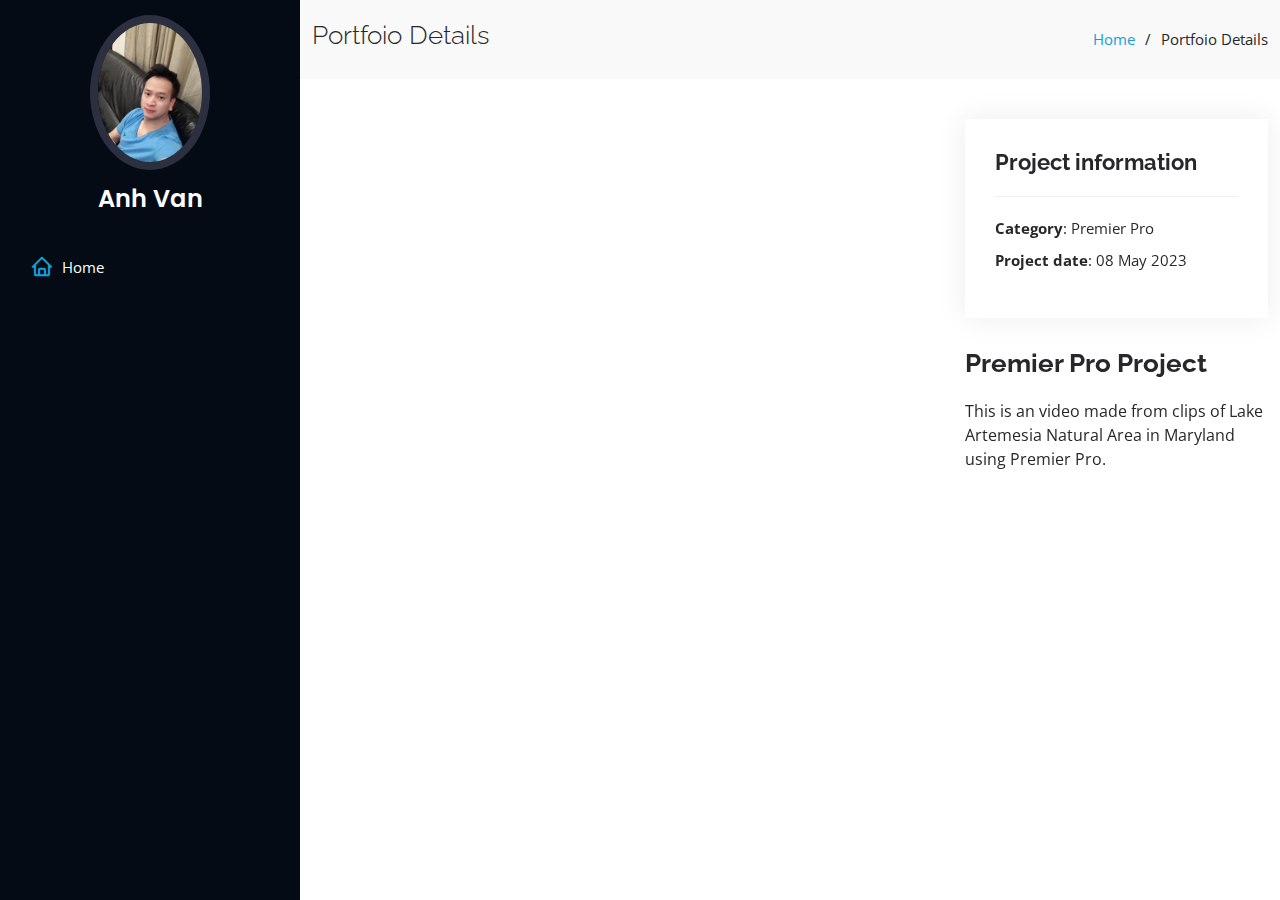
<file: lake.html>
<!DOCTYPE html>
<html lang="en">

<head>
  <meta charset="utf-8">
  <meta content="width=device-width, initial-scale=1.0" name="viewport">

  <title>Anh Van Portfolio</title>
  <meta content="" name="description">
  <meta content="" name="keywords">

  <!-- Favicons -->
  <link href="assets/img/favicon.png" rel="icon">
  <link href="assets/img/apple-touch-icon.png" rel="apple-touch-icon">

  <!-- Google Fonts -->
  <link href="https://fonts.googleapis.com/css?family=Open+Sans:300,300i,400,400i,600,600i,700,700i|Raleway:300,300i,400,400i,500,500i,600,600i,700,700i|Poppins:300,300i,400,400i,500,500i,600,600i,700,700i" rel="stylesheet">

  <!-- Vendor CSS Files -->
  <link href="assets/vendor/aos/aos.css" rel="stylesheet">
  <link href="assets/vendor/bootstrap/css/bootstrap.min.css" rel="stylesheet">
  <link href="assets/vendor/bootstrap-icons/bootstrap-icons.css" rel="stylesheet">
  <link href="assets/vendor/boxicons/css/boxicons.min.css" rel="stylesheet">
  <link href="assets/vendor/glightbox/css/glightbox.min.css" rel="stylesheet">
  <link href="assets/vendor/swiper/swiper-bundle.min.css" rel="stylesheet">

  <!-- Template Main CSS File -->
  <link href="assets/css/style.css" rel="stylesheet">

  <!-- =======================================================
  * Template Name: iPortfolio
  * Updated: Mar 10 2023 with Bootstrap v5.2.3
  * Template URL: https://bootstrapmade.com/iportfolio-bootstrap-portfolio-websites-template/
  * Author: BootstrapMade.com
  * License: https://bootstrapmade.com/license/
  ======================================================== -->
</head>

<body>

  <!-- ======= Mobile nav toggle button ======= -->
  <i class="bi bi-list mobile-nav-toggle d-xl-none"></i>

  <!-- ======= Header ======= -->
  <header id="header">
    <div class="d-flex flex-column">

      <div class="profile">
        <img src="assets/img/selfie_1.jpg" alt="" class="img-fluid rounded-circle">
        <h1 class="text-light"><a href="index.html">Anh Van</a></h1>
      </div>

      <nav id="navbar" class="nav-menu navbar">
        <ul>
          <li><a href="index.html" class="nav-link scrollto active"><i class="bx bx-home"></i> <span>Home</span></a></li>
        </ul>
      </nav><!-- .nav-menu -->
    </div>
  </header><!-- End Header -->

  <main id="main">

    <!-- ======= Breadcrumbs ======= -->
    <section id="breadcrumbs" class="breadcrumbs">
      <div class="container">

        <div class="d-flex justify-content-between align-items-center">
          <h2>Portfoio Details</h2>
          <ol>
            <li><a href="index.html">Home</a></li>
            <li>Portfoio Details</li>
          </ol>
        </div>

      </div>
    </section><!-- End Breadcrumbs -->

    <!-- ======= Portfolio Details Section ======= -->
    <section id="portfolio-details" class="portfolio-details">
      <div class="container">

        <div class="row gy-4">

          <div class="col-lg-8">
            <iframe src="https://player.vimeo.com/video/824354247?h=f921571b80&amp;badge=0&amp;autopause=0&amp;player_id=0&amp;app_id=58479" 
            width="730" height="602" frameborder="0" allow="autoplay; fullscreen; picture-in-picture" 
            allowfullscreen title="avan_gdes116_premierpro">
            </iframe>
          </div>

          <div class="col-lg-4">
            <div class="portfolio-info">
              <h3>Project information</h3>
              <ul>
                <li><strong>Category</strong>: Premier Pro</li>
                <li><strong>Project date</strong>: 08 May 2023</li>
              </ul>
            </div>
            <div class="portfolio-description">
              <h2>Premier Pro Project</h2>
              <p>
                This is an video made from clips of Lake Artemesia Natural Area in Maryland using Premier Pro. 
              </p>
            </div>
          </div>

        </div>

      </div>
    </section><!-- End Portfolio Details Section -->

  </main><!-- End #main -->

  <a href="#" class="back-to-top d-flex align-items-center justify-content-center"><i class="bi bi-arrow-up-short"></i></a>

  <!-- Vendor JS Files -->
  <script src="assets/vendor/purecounter/purecounter_vanilla.js"></script>
  <script src="assets/vendor/aos/aos.js"></script>
  <script src="assets/vendor/bootstrap/js/bootstrap.bundle.min.js"></script>
  <script src="assets/vendor/glightbox/js/glightbox.min.js"></script>
  <script src="assets/vendor/isotope-layout/isotope.pkgd.min.js"></script>
  <script src="assets/vendor/swiper/swiper-bundle.min.js"></script>
  <script src="assets/vendor/typed.js/typed.min.js"></script>
  <script src="assets/vendor/waypoints/noframework.waypoints.js"></script>
  <script src="assets/vendor/php-email-form/validate.js"></script>

  <!-- Template Main JS File -->
  <script src="assets/js/main.js"></script>

</body>

</html>
</file>
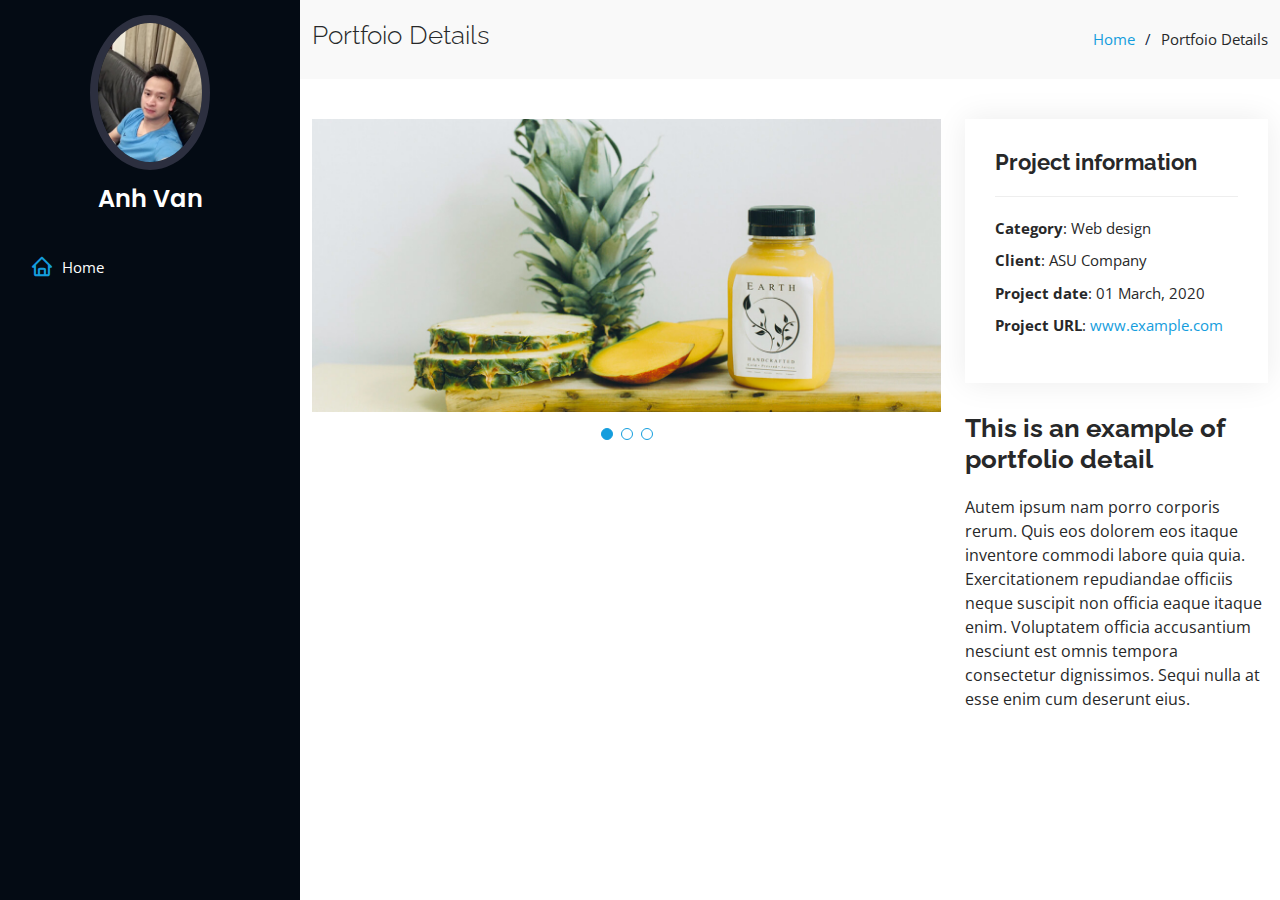
<file: portfolio-details.html>
<!DOCTYPE html>
<html lang="en">

<head>
  <meta charset="utf-8">
  <meta content="width=device-width, initial-scale=1.0" name="viewport">

  <title>Portfolio Details - iPortfolio Bootstrap Template</title>
  <meta content="" name="description">
  <meta content="" name="keywords">

  <!-- Favicons -->
  <link href="assets/img/favicon.png" rel="icon">
  <link href="assets/img/apple-touch-icon.png" rel="apple-touch-icon">

  <!-- Google Fonts -->
  <link href="https://fonts.googleapis.com/css?family=Open+Sans:300,300i,400,400i,600,600i,700,700i|Raleway:300,300i,400,400i,500,500i,600,600i,700,700i|Poppins:300,300i,400,400i,500,500i,600,600i,700,700i" rel="stylesheet">

  <!-- Vendor CSS Files -->
  <link href="assets/vendor/aos/aos.css" rel="stylesheet">
  <link href="assets/vendor/bootstrap/css/bootstrap.min.css" rel="stylesheet">
  <link href="assets/vendor/bootstrap-icons/bootstrap-icons.css" rel="stylesheet">
  <link href="assets/vendor/boxicons/css/boxicons.min.css" rel="stylesheet">
  <link href="assets/vendor/glightbox/css/glightbox.min.css" rel="stylesheet">
  <link href="assets/vendor/swiper/swiper-bundle.min.css" rel="stylesheet">

  <!-- Template Main CSS File -->
  <link href="assets/css/style.css" rel="stylesheet">

  <!-- =======================================================
  * Template Name: iPortfolio
  * Updated: Mar 10 2023 with Bootstrap v5.2.3
  * Template URL: https://bootstrapmade.com/iportfolio-bootstrap-portfolio-websites-template/
  * Author: BootstrapMade.com
  * License: https://bootstrapmade.com/license/
  ======================================================== -->
</head>

<body>

  <!-- ======= Mobile nav toggle button ======= -->
  <i class="bi bi-list mobile-nav-toggle d-xl-none"></i>

  <!-- ======= Header ======= -->
  <header id="header">
    <div class="d-flex flex-column">

      <div class="profile">
        <img src="assets/img/selfie_1.jpg" alt="" class="img-fluid rounded-circle">
        <h1 class="text-light"><a href="index.html">Anh Van</a></h1>
      </div>

      <nav id="navbar" class="nav-menu navbar">
        <ul>
          <li><a href="index.html" class="nav-link scrollto active"><i class="bx bx-home"></i> <span>Home</span></a></li>
        </ul>
      </nav><!-- .nav-menu -->
    </div>
  </header><!-- End Header -->

  <main id="main">

    <!-- ======= Breadcrumbs ======= -->
    <section id="breadcrumbs" class="breadcrumbs">
      <div class="container">

        <div class="d-flex justify-content-between align-items-center">
          <h2>Portfoio Details</h2>
          <ol>
            <li><a href="index.html">Home</a></li>
            <li>Portfoio Details</li>
          </ol>
        </div>

      </div>
    </section><!-- End Breadcrumbs -->

    <!-- ======= Portfolio Details Section ======= -->
    <section id="portfolio-details" class="portfolio-details">
      <div class="container">

        <div class="row gy-4">

          <div class="col-lg-8">
            <div class="portfolio-details-slider swiper">
              <div class="swiper-wrapper align-items-center">

                <div class="swiper-slide">
                  <img src="assets/img/portfolio/portfolio-details-1.jpg" alt="">
                </div>

                <div class="swiper-slide">
                  <img src="assets/img/portfolio/portfolio-details-2.jpg" alt="">
                </div>

                <div class="swiper-slide">
                  <img src="assets/img/portfolio/portfolio-details-3.jpg" alt="">
                </div>

              </div>
              <div class="swiper-pagination"></div>
            </div>
          </div>

          <div class="col-lg-4">
            <div class="portfolio-info">
              <h3>Project information</h3>
              <ul>
                <li><strong>Category</strong>: Web design</li>
                <li><strong>Client</strong>: ASU Company</li>
                <li><strong>Project date</strong>: 01 March, 2020</li>
                <li><strong>Project URL</strong>: <a href="#">www.example.com</a></li>
              </ul>
            </div>
            <div class="portfolio-description">
              <h2>This is an example of portfolio detail</h2>
              <p>
                Autem ipsum nam porro corporis rerum. Quis eos dolorem eos itaque inventore commodi labore quia quia. Exercitationem repudiandae officiis neque suscipit non officia eaque itaque enim. Voluptatem officia accusantium nesciunt est omnis tempora consectetur dignissimos. Sequi nulla at esse enim cum deserunt eius.
              </p>
            </div>
          </div>

        </div>

      </div>
    </section><!-- End Portfolio Details Section -->

  </main><!-- End #main -->

  <a href="#" class="back-to-top d-flex align-items-center justify-content-center"><i class="bi bi-arrow-up-short"></i></a>

  <!-- Vendor JS Files -->
  <script src="assets/vendor/purecounter/purecounter_vanilla.js"></script>
  <script src="assets/vendor/aos/aos.js"></script>
  <script src="assets/vendor/bootstrap/js/bootstrap.bundle.min.js"></script>
  <script src="assets/vendor/glightbox/js/glightbox.min.js"></script>
  <script src="assets/vendor/isotope-layout/isotope.pkgd.min.js"></script>
  <script src="assets/vendor/swiper/swiper-bundle.min.js"></script>
  <script src="assets/vendor/typed.js/typed.min.js"></script>
  <script src="assets/vendor/waypoints/noframework.waypoints.js"></script>
  <script src="assets/vendor/php-email-form/validate.js"></script>

  <!-- Template Main JS File -->
  <script src="assets/js/main.js"></script>

</body>

</html>
</file>
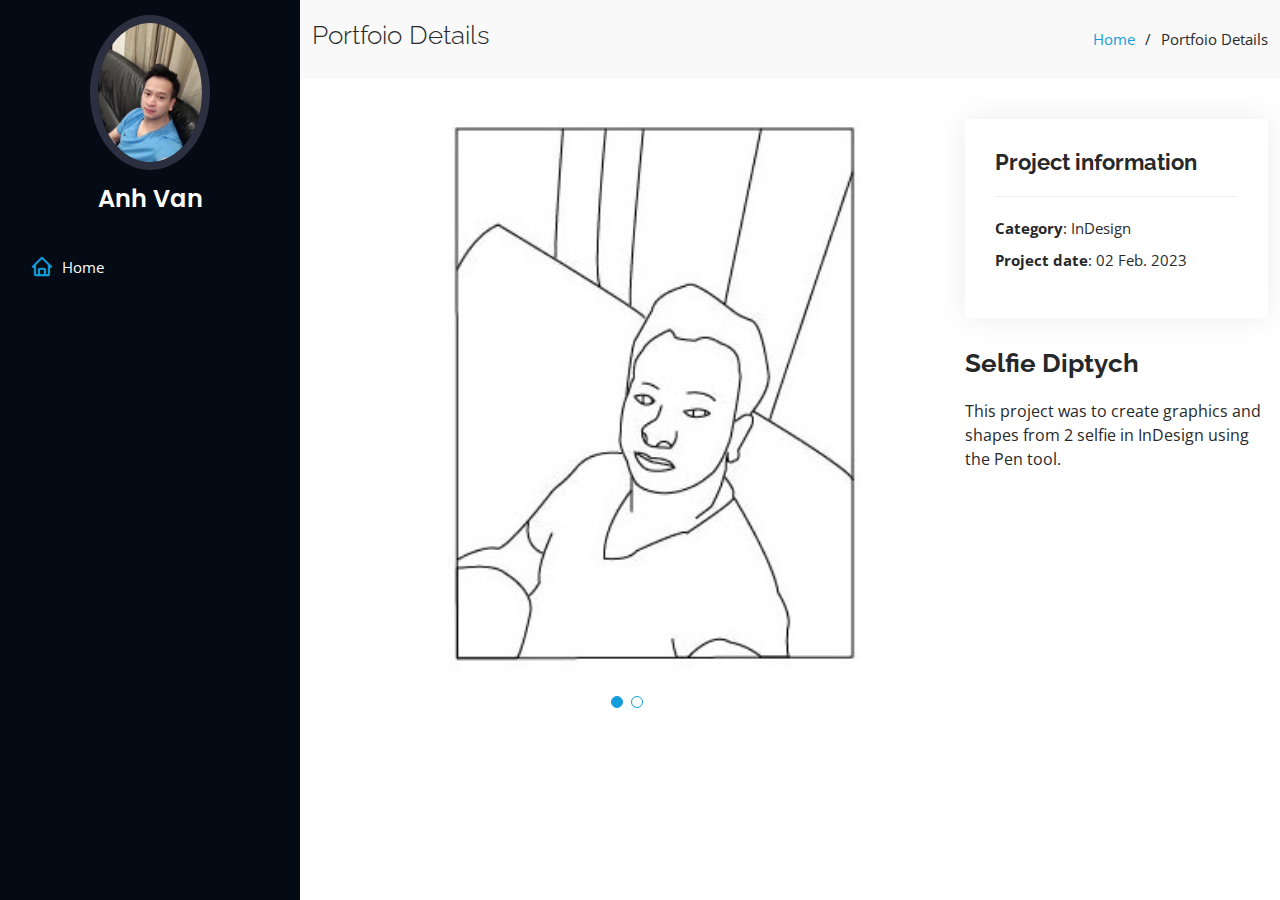
<file: selfie.html>
<!DOCTYPE html>
<html lang="en">

<head>
  <meta charset="utf-8">
  <meta content="width=device-width, initial-scale=1.0" name="viewport">

  <title>Anh Van Portfolio</title>
  <meta content="" name="description">
  <meta content="" name="keywords">

  <!-- Favicons -->
  <link href="assets/img/favicon.png" rel="icon">
  <link href="assets/img/apple-touch-icon.png" rel="apple-touch-icon">

  <!-- Google Fonts -->
  <link href="https://fonts.googleapis.com/css?family=Open+Sans:300,300i,400,400i,600,600i,700,700i|Raleway:300,300i,400,400i,500,500i,600,600i,700,700i|Poppins:300,300i,400,400i,500,500i,600,600i,700,700i" rel="stylesheet">

  <!-- Vendor CSS Files -->
  <link href="assets/vendor/aos/aos.css" rel="stylesheet">
  <link href="assets/vendor/bootstrap/css/bootstrap.min.css" rel="stylesheet">
  <link href="assets/vendor/bootstrap-icons/bootstrap-icons.css" rel="stylesheet">
  <link href="assets/vendor/boxicons/css/boxicons.min.css" rel="stylesheet">
  <link href="assets/vendor/glightbox/css/glightbox.min.css" rel="stylesheet">
  <link href="assets/vendor/swiper/swiper-bundle.min.css" rel="stylesheet">

  <!-- Template Main CSS File -->
  <link href="assets/css/style.css" rel="stylesheet">

  <!-- =======================================================
  * Template Name: iPortfolio
  * Updated: Mar 10 2023 with Bootstrap v5.2.3
  * Template URL: https://bootstrapmade.com/iportfolio-bootstrap-portfolio-websites-template/
  * Author: BootstrapMade.com
  * License: https://bootstrapmade.com/license/
  ======================================================== -->
</head>

<body>

  <!-- ======= Mobile nav toggle button ======= -->
  <i class="bi bi-list mobile-nav-toggle d-xl-none"></i>

  <!-- ======= Header ======= -->
  <header id="header">
    <div class="d-flex flex-column">

      <div class="profile">
        <img src="assets/img/selfie_1.jpg" alt="" class="img-fluid rounded-circle">
        <h1 class="text-light"><a href="index.html">Anh Van</a></h1>
      </div>

      <nav id="navbar" class="nav-menu navbar">
        <ul>
          <li><a href="index.html" class="nav-link scrollto active"><i class="bx bx-home"></i> <span>Home</span></a></li>
        </ul>
      </nav><!-- .nav-menu -->
    </div>
  </header><!-- End Header -->

  <main id="main">

    <!-- ======= Breadcrumbs ======= -->
    <section id="breadcrumbs" class="breadcrumbs">
      <div class="container">

        <div class="d-flex justify-content-between align-items-center">
          <h2>Portfoio Details</h2>
          <ol>
            <li><a href="index.html">Home</a></li>
            <li>Portfoio Details</li>
          </ol>
        </div>

      </div>
    </section><!-- End Breadcrumbs -->

    <!-- ======= Portfolio Details Section ======= -->
    <section id="portfolio-details" class="portfolio-details">
      <div class="container">

        <div class="row gy-4">

          <div class="col-lg-8">
            <div class="portfolio-details-slider swiper">
              <div class="swiper-wrapper align-items-center">

                <div class="swiper-slide">
                  <img src="assets/img/portfolio/Anh_Van_Selfiediptych-1.jpg" class="portfolio-info-image" alt="">
                </div>

                <div class="swiper-slide">
                  <img src="assets/img/portfolio/Anh_Van_Selfiediptych-2.jpg" class="portfolio-info-image" alt="">
                </div>

              </div>
              <div class="swiper-pagination"></div>
            </div>
          </div>

          <div class="col-lg-4">
            <div class="portfolio-info">
              <h3>Project information</h3>
              <ul>
                <li><strong>Category</strong>: InDesign</li>
                <li><strong>Project date</strong>: 02 Feb. 2023</li>
              </ul>
            </div>
            <div class="portfolio-description">
              <h2>Selfie Diptych </h2>
              <p>
                This project was to create graphics and shapes from 2 selfie in InDesign using the Pen tool. 
              </p>
            </div>
          </div>

        </div>

      </div>
    </section><!-- End Portfolio Details Section -->

  </main><!-- End #main -->

  <a href="#" class="back-to-top d-flex align-items-center justify-content-center"><i class="bi bi-arrow-up-short"></i></a>

  <!-- Vendor JS Files -->
  <script src="assets/vendor/purecounter/purecounter_vanilla.js"></script>
  <script src="assets/vendor/aos/aos.js"></script>
  <script src="assets/vendor/bootstrap/js/bootstrap.bundle.min.js"></script>
  <script src="assets/vendor/glightbox/js/glightbox.min.js"></script>
  <script src="assets/vendor/isotope-layout/isotope.pkgd.min.js"></script>
  <script src="assets/vendor/swiper/swiper-bundle.min.js"></script>
  <script src="assets/vendor/typed.js/typed.min.js"></script>
  <script src="assets/vendor/waypoints/noframework.waypoints.js"></script>
  <script src="assets/vendor/php-email-form/validate.js"></script>

  <!-- Template Main JS File -->
  <script src="assets/js/main.js"></script>

</body>

</html>
</file>
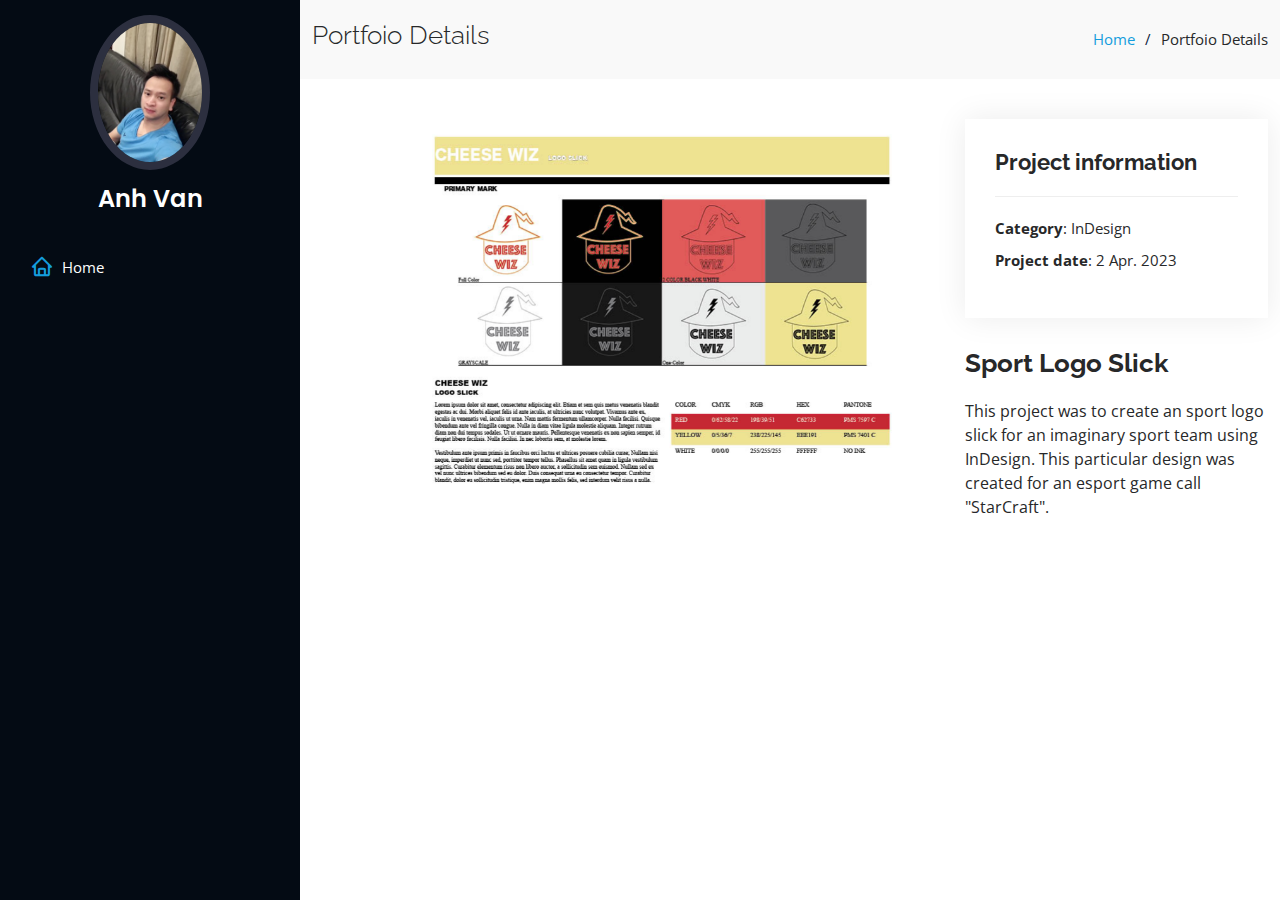
<file: sport-logo.html>
<!DOCTYPE html>
<html lang="en">

<head>
  <meta charset="utf-8">
  <meta content="width=device-width, initial-scale=1.0" name="viewport">

  <title>Anh Van Portfolio</title>
  <meta content="" name="description">
  <meta content="" name="keywords">

  <!-- Favicons -->
  <link href="assets/img/favicon.png" rel="icon">
  <link href="assets/img/apple-touch-icon.png" rel="apple-touch-icon">

  <!-- Google Fonts -->
  <link href="https://fonts.googleapis.com/css?family=Open+Sans:300,300i,400,400i,600,600i,700,700i|Raleway:300,300i,400,400i,500,500i,600,600i,700,700i|Poppins:300,300i,400,400i,500,500i,600,600i,700,700i" rel="stylesheet">

  <!-- Vendor CSS Files -->
  <link href="assets/vendor/aos/aos.css" rel="stylesheet">
  <link href="assets/vendor/bootstrap/css/bootstrap.min.css" rel="stylesheet">
  <link href="assets/vendor/bootstrap-icons/bootstrap-icons.css" rel="stylesheet">
  <link href="assets/vendor/boxicons/css/boxicons.min.css" rel="stylesheet">
  <link href="assets/vendor/glightbox/css/glightbox.min.css" rel="stylesheet">
  <link href="assets/vendor/swiper/swiper-bundle.min.css" rel="stylesheet">

  <!-- Template Main CSS File -->
  <link href="assets/css/style.css" rel="stylesheet">

  <!-- =======================================================
  * Template Name: iPortfolio
  * Updated: Mar 10 2023 with Bootstrap v5.2.3
  * Template URL: https://bootstrapmade.com/iportfolio-bootstrap-portfolio-websites-template/
  * Author: BootstrapMade.com
  * License: https://bootstrapmade.com/license/
  ======================================================== -->
</head>

<body>

  <!-- ======= Mobile nav toggle button ======= -->
  <i class="bi bi-list mobile-nav-toggle d-xl-none"></i>

  <!-- ======= Header ======= -->
  <header id="header">
    <div class="d-flex flex-column">

      <div class="profile">
        <img src="assets/img/selfie_1.jpg" alt="" class="img-fluid rounded-circle">
        <h1 class="text-light"><a href="index.html">Anh Van</a></h1>
      </div>

      <nav id="navbar" class="nav-menu navbar">
        <ul>
          <li><a href="index.html" class="nav-link scrollto active"><i class="bx bx-home"></i> <span>Home</span></a></li>
        </ul>
      </nav><!-- .nav-menu -->
    </div>
  </header><!-- End Header -->

  <main id="main">

    <!-- ======= Breadcrumbs ======= -->
    <section id="breadcrumbs" class="breadcrumbs">
      <div class="container">

        <div class="d-flex justify-content-between align-items-center">
          <h2>Portfoio Details</h2>
          <ol>
            <li><a href="index.html">Home</a></li>
            <li>Portfoio Details</li>
          </ol>
        </div>

      </div>
    </section><!-- End Breadcrumbs -->

    <!-- ======= Portfolio Details Section ======= -->
    <section id="portfolio-details" class="portfolio-details">
      <div class="container">

        <div class="row gy-4">

          <div class="col-lg-8">
            <div class="portfolio-details-slider swiper">
              <div class="swiper-slide">
                <img src="assets/img/portfolio/sport-logo.jpg" class="portfolio-info-image"  alt="">
              </div> 
            </div>
          </div>

          <div class="col-lg-4">
            <div class="portfolio-info">
              <h3>Project information</h3>
              <ul>
                <li><strong>Category</strong>: InDesign</li>
                <li><strong>Project date</strong>: 2 Apr. 2023</li>
              </ul>
            </div>
            <div class="portfolio-description">
              <h2>Sport Logo Slick</h2>
              <p>
                This project was to create an sport logo slick for an imaginary sport team using InDesign. This particular design was created for an esport game call "StarCraft".
              </p>
            </div>
          </div>

        </div>

      </div>
    </section><!-- End Portfolio Details Section -->

  </main><!-- End #main -->

  <a href="#" class="back-to-top d-flex align-items-center justify-content-center"><i class="bi bi-arrow-up-short"></i></a>

  <!-- Vendor JS Files -->
  <script src="assets/vendor/purecounter/purecounter_vanilla.js"></script>
  <script src="assets/vendor/aos/aos.js"></script>
  <script src="assets/vendor/bootstrap/js/bootstrap.bundle.min.js"></script>
  <script src="assets/vendor/glightbox/js/glightbox.min.js"></script>
  <script src="assets/vendor/isotope-layout/isotope.pkgd.min.js"></script>
  <script src="assets/vendor/swiper/swiper-bundle.min.js"></script>
  <script src="assets/vendor/typed.js/typed.min.js"></script>
  <script src="assets/vendor/waypoints/noframework.waypoints.js"></script>
  <script src="assets/vendor/php-email-form/validate.js"></script>

  <!-- Template Main JS File -->
  <script src="assets/js/main.js"></script>

</body>

</html>
</file>
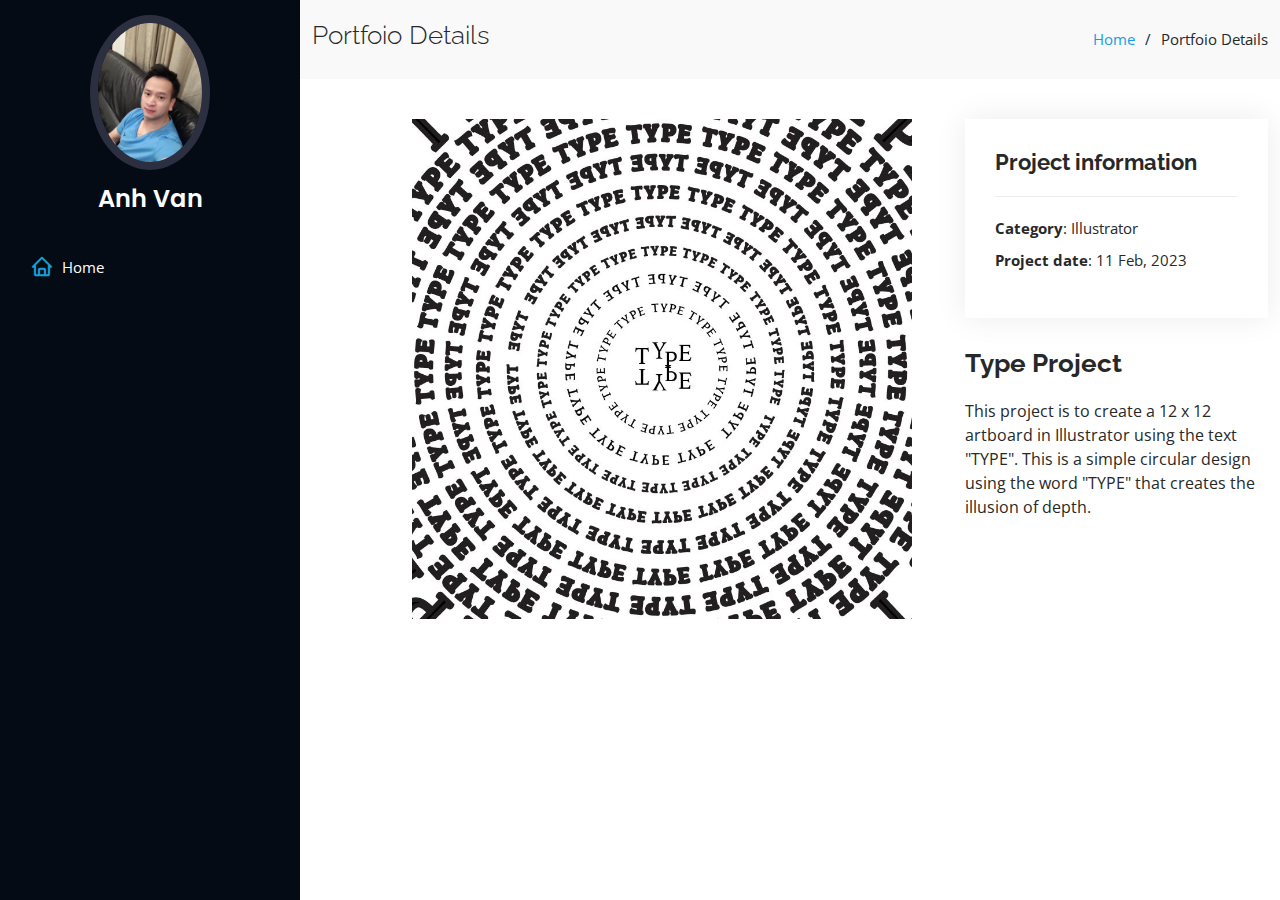
<file: type.html>
<!DOCTYPE html>
<html lang="en">

<head>
  <meta charset="utf-8">
  <meta content="width=device-width, initial-scale=1.0" name="viewport">

  <title>Anh Van Portfolio</title>
  <meta content="" name="description">
  <meta content="" name="keywords">

  <!-- Favicons -->
  <link href="assets/img/favicon.png" rel="icon">
  <link href="assets/img/apple-touch-icon.png" rel="apple-touch-icon">

  <!-- Google Fonts -->
  <link href="https://fonts.googleapis.com/css?family=Open+Sans:300,300i,400,400i,600,600i,700,700i|Raleway:300,300i,400,400i,500,500i,600,600i,700,700i|Poppins:300,300i,400,400i,500,500i,600,600i,700,700i" rel="stylesheet">

  <!-- Vendor CSS Files -->
  <link href="assets/vendor/aos/aos.css" rel="stylesheet">
  <link href="assets/vendor/bootstrap/css/bootstrap.min.css" rel="stylesheet">
  <link href="assets/vendor/bootstrap-icons/bootstrap-icons.css" rel="stylesheet">
  <link href="assets/vendor/boxicons/css/boxicons.min.css" rel="stylesheet">
  <link href="assets/vendor/glightbox/css/glightbox.min.css" rel="stylesheet">
  <link href="assets/vendor/swiper/swiper-bundle.min.css" rel="stylesheet">

  <!-- Template Main CSS File -->
  <link href="assets/css/style.css" rel="stylesheet">

  <!-- =======================================================
  * Template Name: iPortfolio
  * Updated: Mar 10 2023 with Bootstrap v5.2.3
  * Template URL: https://bootstrapmade.com/iportfolio-bootstrap-portfolio-websites-template/
  * Author: BootstrapMade.com
  * License: https://bootstrapmade.com/license/
  ======================================================== -->
</head>

<body>

  <!-- ======= Mobile nav toggle button ======= -->
  <i class="bi bi-list mobile-nav-toggle d-xl-none"></i>

  <!-- ======= Header ======= -->
  <header id="header">
    <div class="d-flex flex-column">

      <div class="profile">
        <img src="assets/img/selfie_1.jpg" alt="" class="img-fluid rounded-circle">
        <h1 class="text-light"><a href="index.html">Anh Van</a></h1>
      </div>

      <nav id="navbar" class="nav-menu navbar">
        <ul>
          <li><a href="index.html" class="nav-link scrollto active"><i class="bx bx-home"></i> <span>Home</span></a></li>
        </ul>
      </nav><!-- .nav-menu -->
    </div>
  </header><!-- End Header -->

  <main id="main">

    <!-- ======= Breadcrumbs ======= -->
    <section id="breadcrumbs" class="breadcrumbs">
      <div class="container">

        <div class="d-flex justify-content-between align-items-center">
          <h2>Portfoio Details</h2>
          <ol>
            <li><a href="index.html">Home</a></li>
            <li>Portfoio Details</li>
          </ol>
        </div>

      </div>
    </section><!-- End Breadcrumbs -->

    <!-- ======= Portfolio Details Section ======= -->
    <section id="portfolio-details" class="portfolio-details">
      <div class="container">

        <div class="row gy-4">

          <div class="col-lg-8">
            <div class="portfolio-details-slider swiper">
              <img src="assets/img/portfolio/Type_Anh_Van.jpg" class="portfolio-info-image" alt="">
            </div>
          </div>

          <div class="col-lg-4">
            <div class="portfolio-info">
              <h3>Project information</h3>
              <ul>
                <li><strong>Category</strong>: Illustrator</li>
                <li><strong>Project date</strong>: 11 Feb, 2023</li>
              </ul>
            </div>
            <div class="portfolio-description">
              <h2>Type Project</h2>
              <p>
                This project is to create a 12 x 12 artboard in Illustrator using the text "TYPE". This is a simple circular design using the word "TYPE" that creates
                the illusion of depth. 
              </p>
            </div>
          </div>

        </div>

      </div>
    </section><!-- End Portfolio Details Section -->

  </main><!-- End #main -->

  <a href="#" class="back-to-top d-flex align-items-center justify-content-center"><i class="bi bi-arrow-up-short"></i></a>

  <!-- Vendor JS Files -->
  <script src="assets/vendor/purecounter/purecounter_vanilla.js"></script>
  <script src="assets/vendor/aos/aos.js"></script>
  <script src="assets/vendor/bootstrap/js/bootstrap.bundle.min.js"></script>
  <script src="assets/vendor/glightbox/js/glightbox.min.js"></script>
  <script src="assets/vendor/isotope-layout/isotope.pkgd.min.js"></script>
  <script src="assets/vendor/swiper/swiper-bundle.min.js"></script>
  <script src="assets/vendor/typed.js/typed.min.js"></script>
  <script src="assets/vendor/waypoints/noframework.waypoints.js"></script>
  <script src="assets/vendor/php-email-form/validate.js"></script>

  <!-- Template Main JS File -->
  <script src="assets/js/main.js"></script>

</body>

</html>
</file>
<file: assets/css/style.css>
/**
* Template Name: iPortfolio
* Updated: Mar 10 2023 with Bootstrap v5.2.3
* Template URL: https://bootstrapmade.com/iportfolio-bootstrap-portfolio-websites-template/
* Author: BootstrapMade.com
* License: https://bootstrapmade.com/license/
*/

/*--------------------------------------------------------------
# General
--------------------------------------------------------------*/
body {
  font-family: "Open Sans", sans-serif;
  color: #272829;
}

a {
  color: #149ddd;
  text-decoration: none;
}

a:hover {
  color: #37b3ed;
  text-decoration: none;
}

h1,
h2,
h3,
h4,
h5,
h6 {
  font-family: "Raleway", sans-serif;
}

/*--------------------------------------------------------------
# Back to top button
--------------------------------------------------------------*/
.back-to-top {
  position: fixed;
  visibility: hidden;
  opacity: 0;
  right: 15px;
  bottom: 15px;
  z-index: 996;
  background: #149ddd;
  width: 40px;
  height: 40px;
  border-radius: 50px;
  transition: all 0.4s;
}

.back-to-top i {
  font-size: 28px;
  color: #fff;
  line-height: 0;
}

.back-to-top:hover {
  background: #2eafec;
  color: #fff;
}

.back-to-top.active {
  visibility: visible;
  opacity: 1;
}

/*--------------------------------------------------------------
# Header
--------------------------------------------------------------*/
#header {
  position: fixed;
  top: 0;
  left: 0;
  bottom: 0;
  width: 300px;
  transition: all ease-in-out 0.5s;
  z-index: 9997;
  transition: all 0.5s;
  padding: 0 15px;
  background: #040b14;
  overflow-y: auto;
}

#header .profile img {
  margin: 15px auto;
  display: block;
  width: 120px;
  border: 8px solid #2c2f3f;
}

#header .profile h1 {
  font-size: 24px;
  margin: 0;
  padding: 0;
  font-weight: 600;
  -moz-text-align-last: center;
  text-align-last: center;
  font-family: "Poppins", sans-serif;
}

#header .profile h1 a,
#header .profile h1 a:hover {
  color: #fff;
  text-decoration: none;
}

#header .profile .social-links a {
  font-size: 18px;
  display: inline-block;
  background: #212431;
  color: #fff;
  line-height: 1;
  padding: 8px 0;
  margin-right: 4px;
  border-radius: 50%;
  text-align: center;
  width: 36px;
  height: 36px;
  transition: 0.3s;
}

#header .profile .social-links a:hover {
  background: #149ddd;
  color: #fff;
  text-decoration: none;
}

#main {
  margin-left: 300px;
}

@media (max-width: 1199px) {
  #header {
    left: -300px;
  }

  #main {
    margin-left: 0;
  }
}

/*--------------------------------------------------------------
# Navigation Menu
--------------------------------------------------------------*/
/* Desktop Navigation */
.nav-menu {
  padding: 30px 0 0 0;
}

.nav-menu * {
  margin: 0;
  padding: 0;
  list-style: none;
}

.nav-menu>ul>li {
  position: relative;
  white-space: nowrap;
}

.nav-menu a,
.nav-menu a:focus {
  display: flex;
  align-items: center;
  color: #a8a9b4;
  padding: 12px 15px;
  margin-bottom: 8px;
  transition: 0.3s;
  font-size: 15px;
}

.nav-menu a i,
.nav-menu a:focus i {
  font-size: 24px;
  padding-right: 8px;
  color: #6f7180;
}

.nav-menu a:hover,
.nav-menu .active,
.nav-menu .active:focus,
.nav-menu li:hover>a {
  text-decoration: none;
  color: #fff;
}

.nav-menu a:hover i,
.nav-menu .active i,
.nav-menu .active:focus i,
.nav-menu li:hover>a i {
  color: #149ddd;
}

/* Mobile Navigation */
.mobile-nav-toggle {
  position: fixed;
  right: 15px;
  top: 15px;
  z-index: 9998;
  border: 0;
  font-size: 24px;
  transition: all 0.4s;
  outline: none !important;
  background-color: #149ddd;
  color: #fff;
  width: 40px;
  height: 40px;
  display: inline-flex;
  align-items: center;
  justify-content: center;
  line-height: 0;
  border-radius: 50px;
  cursor: pointer;
}

.mobile-nav-active {
  overflow: hidden;
}

.mobile-nav-active #header {
  left: 0;
}

/*--------------------------------------------------------------
# Hero Section
--------------------------------------------------------------*/
#hero {
  width: 100%;
  height: 100vh;
  background: url("../img/cherry-1.jpg") top center;
  background-size: cover;
}

#hero:before {
  content: "";
  background: rgba(5, 13, 24, 0.3);
  position: absolute;
  bottom: 0;
  top: 0;
  left: 0;
  right: 0;
  z-index: 1;
}

#hero .hero-container {
  position: relative;
  z-index: 2;
  min-width: 300px;
}

#hero h1 {
  margin: 0 0 10px 0;
  font-size: 64px;
  font-weight: 700;
  line-height: 56px;
  color: #fff;
}

#hero p {
  color: #fff;
  margin-bottom: 50px;
  font-size: 26px;
  font-family: "Poppins", sans-serif;
}

#hero p span {
  color: #fff;
  padding-bottom: 4px;
  letter-spacing: 1px;
  border-bottom: 3px solid #149ddd;
}

@media (min-width: 1024px) {
  #hero {
    background-attachment: fixed;
  }
}

@media (max-width: 768px) {
  #hero h1 {
    font-size: 28px;
    line-height: 36px;
  }

  #hero h2 {
    font-size: 18px;
    line-height: 24px;
    margin-bottom: 30px;
  }
}

/*--------------------------------------------------------------
# Sections General
--------------------------------------------------------------*/
section {
  padding: 60px 0;
  overflow: hidden;
}

.section-bg {
  background: #f5f8fd;
}

.section-title {
  padding-bottom: 30px;
}

.section-title h2 {
  font-size: 32px;
  font-weight: bold;
  margin-bottom: 20px;
  padding-bottom: 20px;
  position: relative;
  color: #173b6c;
}

.section-title h2::after {
  content: "";
  position: absolute;
  display: block;
  width: 50px;
  height: 3px;
  background: #149ddd;
  bottom: 0;
  left: 0;
}

.section-title p {
  margin-bottom: 0;
}

/*--------------------------------------------------------------
# Portfolio
--------------------------------------------------------------*/
.portfolio .portfolio-item {
  margin-bottom: 30px;
  height: 400px;
  width: 350px;
}

.portfolio #portfolio-flters {
  padding: 0;
  margin: 0 auto 35px auto;
  list-style: none;
  text-align: center;
  background: #fff;
  border-radius: 50px;
  padding: 2px 15px;
}

.portfolio #portfolio-flters li {
  cursor: pointer;
  display: inline-block;
  padding: 10px 15px 8px 15px;
  font-size: 14px;
  font-weight: 600;
  line-height: 1;
  text-transform: uppercase;
  color: #272829;
  margin-bottom: 5px;
  transition: all 0.3s ease-in-out;
}

.portfolio #portfolio-flters li:hover,
.portfolio #portfolio-flters li.filter-active {
  color: #149ddd;
}

.portfolio #portfolio-flters li:last-child {
  margin-right: 0;
}

.portfolio .portfolio-wrap {
  transition: 0.3s;
  position: relative;
  overflow: hidden;
  z-index: 1;
}

.portfolio .portfolio-wrap::before {
  content: "";
  background: rgba(255, 255, 255, 0.5);
  position: absolute;
  left: 0;
  right: 0;
  top: 0;
  bottom: 0;
  transition: all ease-in-out 0.3s;
  z-index: 2;
  opacity: 0;
}

.portfolio .portfolio-wrap .portfolio-links {
  opacity: 1;
  left: 0;
  right: 0;
  bottom: -60px;
  z-index: 3;
  position: absolute;
  transition: all ease-in-out 0.3s;
  display: flex;
  justify-content: center;
}

.portfolio .portfolio-wrap .portfolio-links a {
  color: #fff;
  font-size: 28px;
  text-align: center;
  background: rgba(20, 157, 221, 0.75);
  transition: 0.3s;
  width: 50%;
}

.portfolio .portfolio-wrap .portfolio-links a:hover {
  background: rgba(20, 157, 221, 0.95);
}

.portfolio .portfolio-wrap .portfolio-links a+a {
  border-left: 1px solid #37b3ed;
}

.portfolio .portfolio-wrap:hover::before {
  top: 0;
  left: 0;
  right: 0;
  bottom: 0;
  opacity: 1;
}

.portfolio .portfolio-wrap:hover .portfolio-links {
  opacity: 1;
  bottom: 0;
}

/*--------------------------------------------------------------
# Portfolio Details
--------------------------------------------------------------*/
.portfolio-details {
  padding-top: 40px;
}

.portfolio-details .portfolio-details-slider img {
  width: 100%;
}

.portfolio-details .portfolio-details-slider .swiper-pagination {
  margin-top: 20px;
  position: relative;
}

.portfolio-details .portfolio-details-slider .swiper-pagination .swiper-pagination-bullet {
  width: 12px;
  height: 12px;
  background-color: #fff;
  opacity: 1;
  border: 1px solid #149ddd;
}

.portfolio-details .portfolio-details-slider .swiper-pagination .swiper-pagination-bullet-active {
  background-color: #149ddd;
}

.portfolio-details .portfolio-info {
  padding: 30px;
  box-shadow: 0px 0 30px rgba(5, 13, 24, 0.08);
}

.portfolio-details .portfolio-info h3 {
  font-size: 22px;
  font-weight: 700;
  margin-bottom: 20px;
  padding-bottom: 20px;
  border-bottom: 1px solid #eee;
}

.portfolio-details .portfolio-info ul {
  list-style: none;
  padding: 0;
  font-size: 15px;
}

.portfolio-details .portfolio-info ul li+li {
  margin-top: 10px;
}

.portfolio-details .portfolio-description {
  padding-top: 30px;
}

.portfolio-details .portfolio-description h2 {
  font-size: 26px;
  font-weight: 700;
  margin-bottom: 20px;
}

.portfolio-details .portfolio-description p {
  padding: 0;
}

.portfolio-info-image {
  margin-left: 100px;
  max-height: 600px;
  max-width:  500px;
}
/*--------------------------------------------------------------
# Services
--------------------------------------------------------------*/
.services .icon-box {
  margin-bottom: 20px;
}

.services .icon {
  float: left;
  display: flex;
  align-items: center;
  justify-content: center;
  width: 54px;
  height: 54px;
  background: #149ddd;
  border-radius: 50%;
  transition: 0.5s;
  border: 1px solid #149ddd;
}

.services .icon i {
  color: #fff;
  font-size: 24px;
  line-height: 0;
}

.services .icon-box:hover .icon {
  background: #fff;
}

.services .icon-box:hover .icon i {
  color: #149ddd;
}

.services .title {
  margin-left: 80px;
  font-weight: 700;
  margin-bottom: 15px;
  font-size: 18px;
}

.services .title a {
  color: #343a40;
}

.services .title a:hover {
  color: #149ddd;
}

.services .description {
  margin-left: 80px;
  line-height: 24px;
  font-size: 14px;
}

/*--------------------------------------------------------------
# Testimonials
--------------------------------------------------------------*/
.testimonials .testimonials-carousel,
.testimonials .testimonials-slider {
  overflow: hidden;
}

.testimonials .testimonial-item {
  box-sizing: content-box;
  text-align: center;
  min-height: 320px;
}

.testimonials .testimonial-item .testimonial-img {
  width: 90px;
  border-radius: 50%;
  margin: 0 auto;
}

.testimonials .testimonial-item h3 {
  font-size: 18px;
  font-weight: bold;
  margin: 10px 0 5px 0;
  color: #111;
}

.testimonials .testimonial-item h4 {
  font-size: 14px;
  color: #999;
  margin: 0;
}

.testimonials .testimonial-item .quote-icon-left,
.testimonials .testimonial-item .quote-icon-right {
  color: #c3e8fa;
  font-size: 26px;
}

.testimonials .testimonial-item .quote-icon-left {
  display: inline-block;
  left: -5px;
  position: relative;
}

.testimonials .testimonial-item .quote-icon-right {
  display: inline-block;
  right: -5px;
  position: relative;
  top: 10px;
}

.testimonials .testimonial-item p {
  font-style: italic;
  margin: 0 15px 15px 15px;
  padding: 20px;
  background: #fff;
  position: relative;
  margin-bottom: 35px;
  border-radius: 6px;
  box-shadow: 0px 2px 15px rgba(0, 0, 0, 0.1);
}

.testimonials .testimonial-item p::after {
  content: "";
  width: 0;
  height: 0;
  border-top: 20px solid #fff;
  border-right: 20px solid transparent;
  border-left: 20px solid transparent;
  position: absolute;
  bottom: -20px;
  left: calc(50% - 20px);
}

.testimonials .swiper-pagination {
  margin-top: 20px;
  position: relative;
}

.testimonials .swiper-pagination .swiper-pagination-bullet {
  width: 12px;
  height: 12px;
  background-color: #fff;
  opacity: 1;
  border: 1px solid #149ddd;
}

.testimonials .swiper-pagination .swiper-pagination-bullet-active {
  background-color: #149ddd;
}

/*--------------------------------------------------------------
# Contact
--------------------------------------------------------------*/
.contact {
  padding-bottom: 130px;
}

.contact .info {
  padding: 30px;
  background: #fff;
  width: 100%;
  box-shadow: 0 0 24px 0 rgba(0, 0, 0, 0.12);
}

.contact .info i {
  font-size: 20px;
  color: #149ddd;
  float: left;
  width: 44px;
  height: 44px;
  background: #dff3fc;
  display: flex;
  justify-content: center;
  align-items: center;
  border-radius: 50px;
  transition: all 0.3s ease-in-out;
}

.contact .info h4 {
  padding: 0 0 0 60px;
  font-size: 22px;
  font-weight: 600;
  margin-bottom: 5px;
  color: #050d18;
}

.contact .info p {
  padding: 0 0 10px 60px;
  margin-bottom: 20px;
  font-size: 14px;
  color: #173b6c;
}

.contact .info .email p {
  padding-top: 5px;
}

.contact .info .social-links {
  padding-left: 60px;
}

.contact .info .social-links a {
  font-size: 18px;
  display: inline-block;
  background: #333;
  color: #fff;
  line-height: 1;
  padding: 8px 0;
  border-radius: 50%;
  text-align: center;
  width: 36px;
  height: 36px;
  transition: 0.3s;
  margin-right: 10px;
}

.contact .info .social-links a:hover {
  background: #149ddd;
  color: #fff;
}

.contact .info .email:hover i,
.contact .info .address:hover i,
.contact .info .phone:hover i {
  background: #149ddd;
  color: #fff;
}

.contact .php-email-form {
  width: 100%;
  padding: 30px;
  background: #fff;
  box-shadow: 0 0 24px 0 rgba(0, 0, 0, 0.12);
}

.contact .php-email-form .form-group {
  padding-bottom: 8px;
}

.contact .php-email-form .validate {
  display: none;
  color: red;
  margin: 0 0 15px 0;
  font-weight: 400;
  font-size: 13px;
}

.contact .php-email-form .error-message {
  display: none;
  color: #fff;
  background: #ed3c0d;
  text-align: left;
  padding: 15px;
  font-weight: 600;
}

.contact .php-email-form .error-message br+br {
  margin-top: 25px;
}

.contact .php-email-form .sent-message {
  display: none;
  color: #fff;
  background: #18d26e;
  text-align: center;
  padding: 15px;
  font-weight: 600;
}

.contact .php-email-form .loading {
  display: none;
  background: #fff;
  text-align: center;
  padding: 15px;
}

.contact .php-email-form .loading:before {
  content: "";
  display: inline-block;
  border-radius: 50%;
  width: 24px;
  height: 24px;
  margin: 0 10px -6px 0;
  border: 3px solid #18d26e;
  border-top-color: #eee;
  animation: animate-loading 1s linear infinite;
}

.contact .php-email-form .form-group {
  margin-bottom: 15px;
}

.contact .php-email-form label {
  padding-bottom: 8px;
}

.contact .php-email-form input,
.contact .php-email-form textarea {
  border-radius: 0;
  box-shadow: none;
  font-size: 14px;
}

.contact .php-email-form input {
  height: 44px;
}

.contact .php-email-form textarea {
  padding: 10px 15px;
}

.contact .php-email-form button[type=submit] {
  background: #149ddd;
  border: 0;
  padding: 10px 24px;
  color: #fff;
  transition: 0.4s;
  border-radius: 4px;
}

.contact .php-email-form button[type=submit]:hover {
  background: #37b3ed;
}

@keyframes animate-loading {
  0% {
    transform: rotate(0deg);
  }

  100% {
    transform: rotate(360deg);
  }
}

/*--------------------------------------------------------------
# Breadcrumbs
--------------------------------------------------------------*/
.breadcrumbs {
  padding: 20px 0;
  background: #f9f9f9;
}

.breadcrumbs h2 {
  font-size: 26px;
  font-weight: 300;
}

.breadcrumbs ol {
  display: flex;
  flex-wrap: wrap;
  list-style: none;
  padding: 0;
  margin: 0;
  font-size: 15px;
}

.breadcrumbs ol li+li {
  padding-left: 10px;
}

.breadcrumbs ol li+li::before {
  display: inline-block;
  padding-right: 10px;
  color: #0e2442;
  content: "/";
}

@media (max-width: 768px) {
  .breadcrumbs .d-flex {
    display: block !important;
  }

  .breadcrumbs ol {
    display: block;
  }

  .breadcrumbs ol li {
    display: inline-block;
  }
}

/*--------------------------------------------------------------
# Footer
--------------------------------------------------------------*/
#footer {
  padding: 15px;
  color: #f4f6fd;
  font-size: 14px;
  position: fixed;
  left: 0;
  bottom: 0;
  width: 300px;
  z-index: 9999;
  background: #040b14;
}

#footer .copyright {
  text-align: center;
}

#footer .credits {
  padding-top: 5px;
  text-align: center;
  font-size: 13px;
  color: #eaebf0;
}

@media (max-width: 1199px) {
  #footer {
    position: static;
    width: auto;
    padding-right: 20px 15px;
  }
}
</file>
